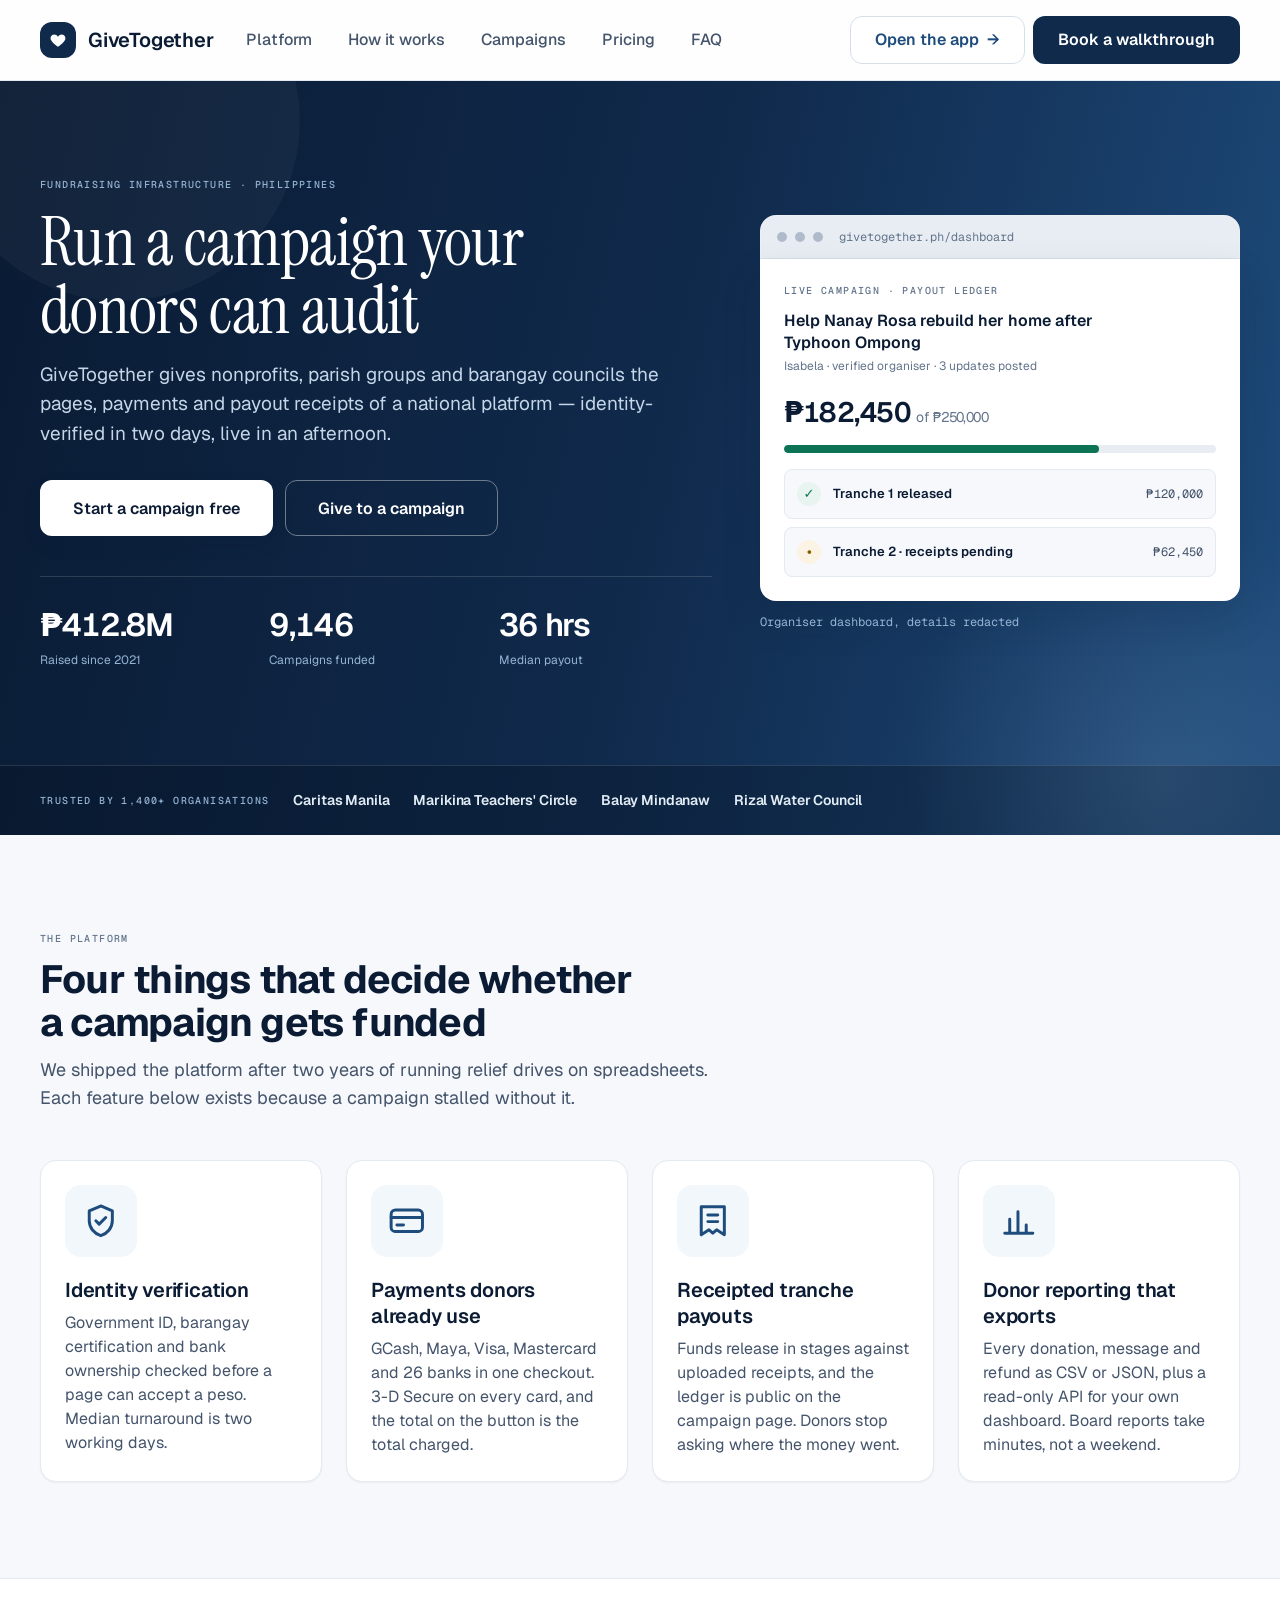
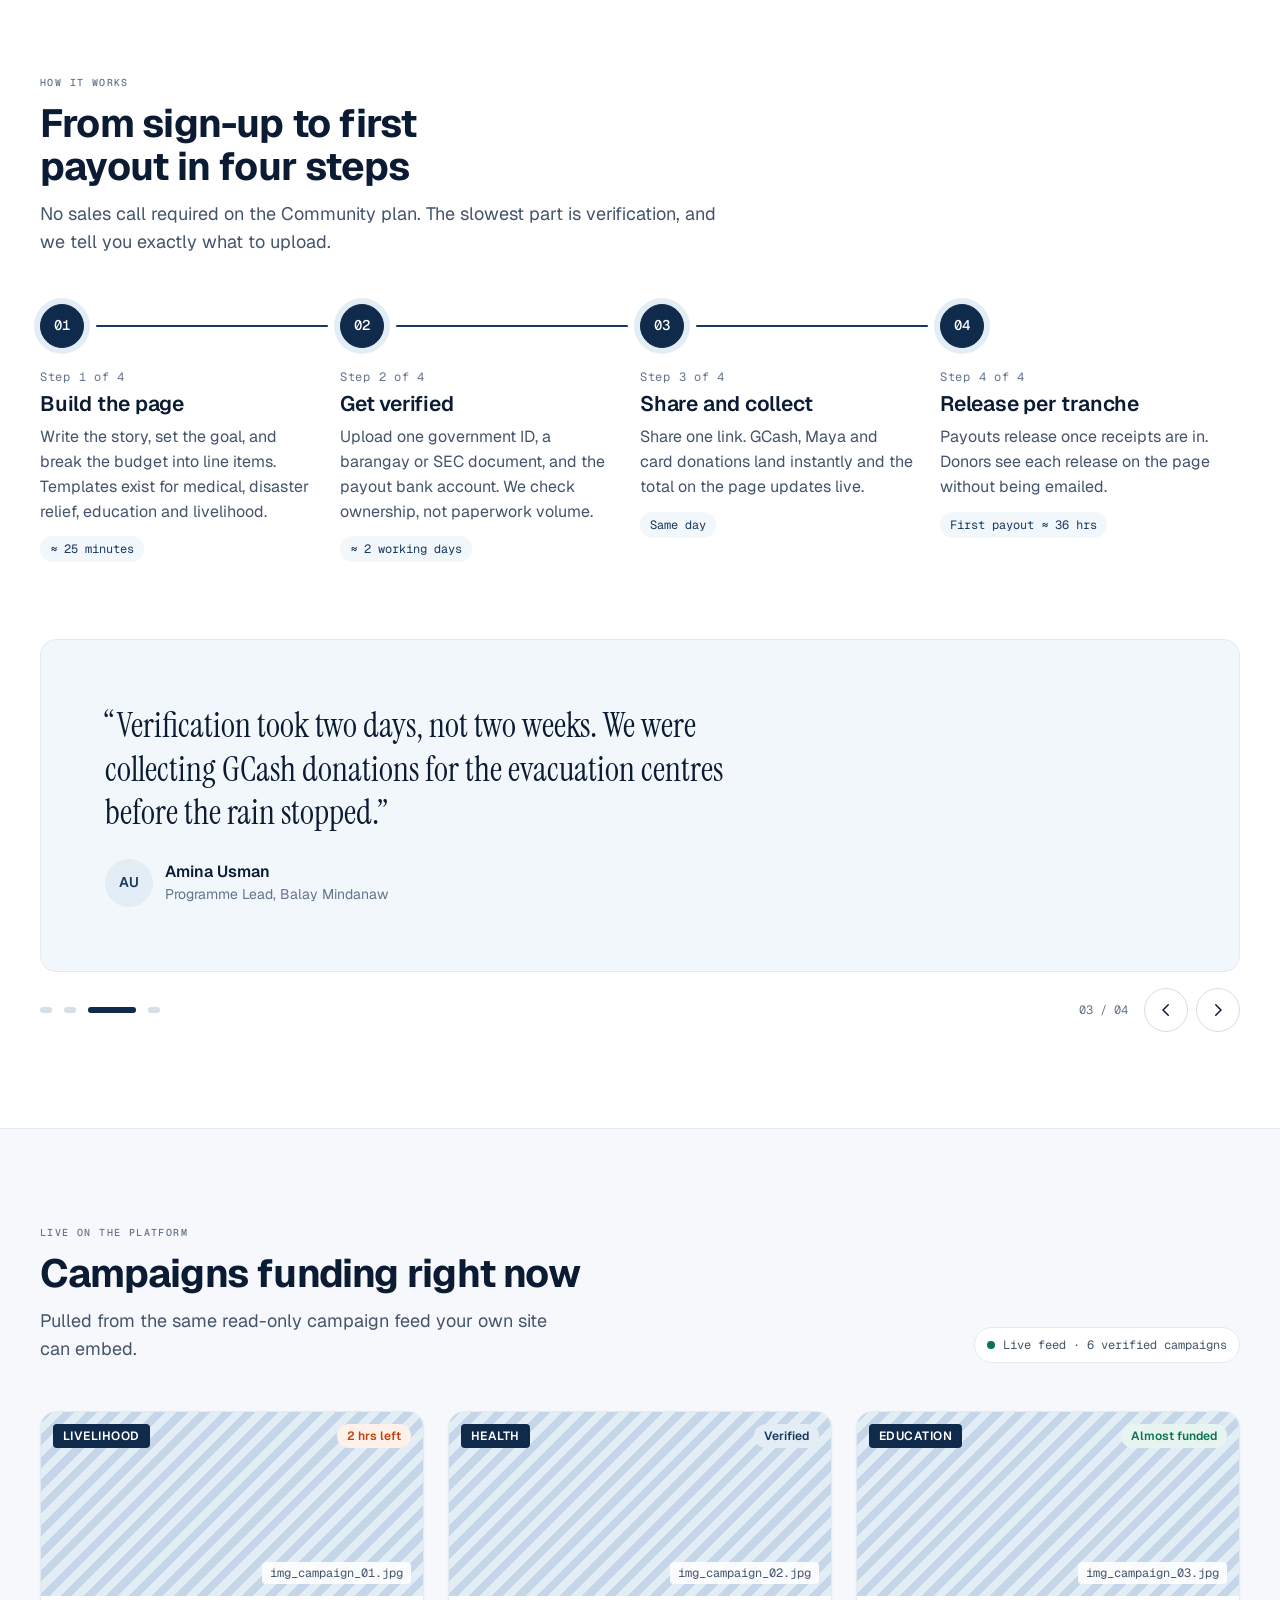
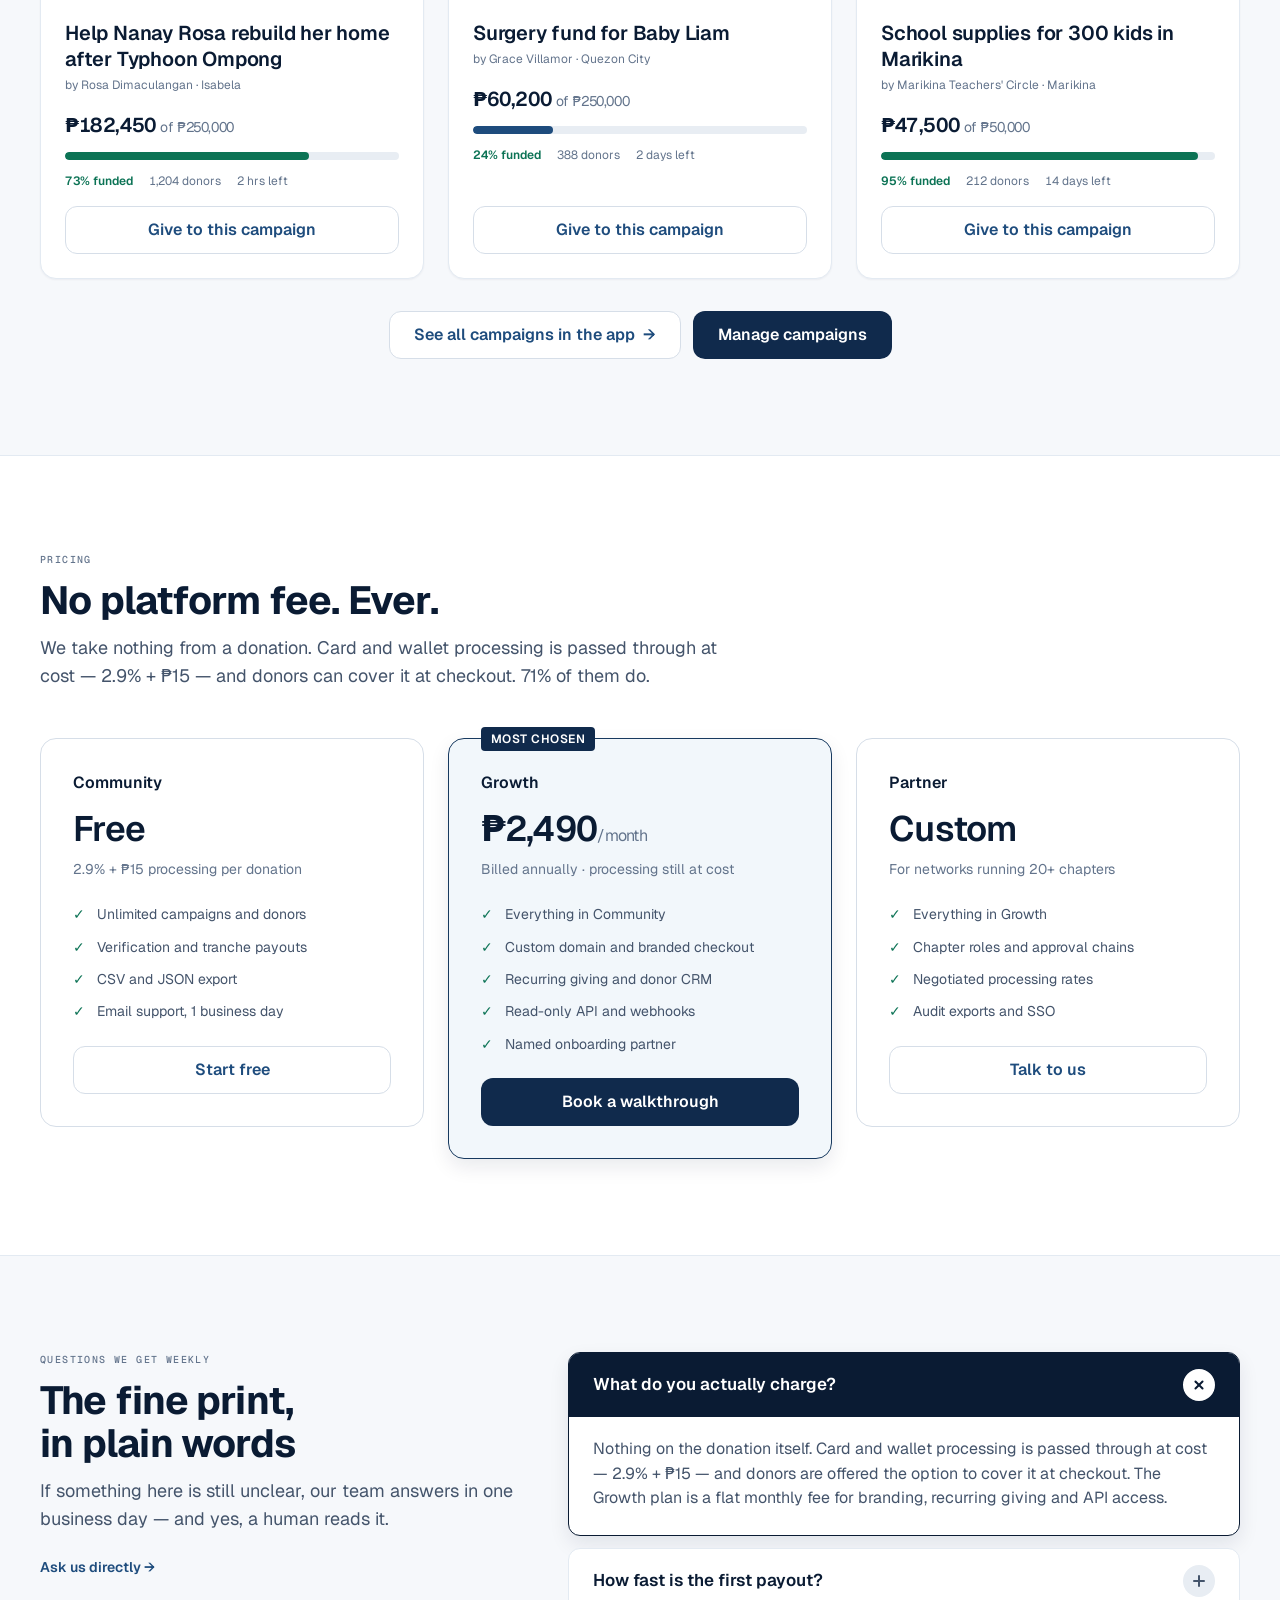
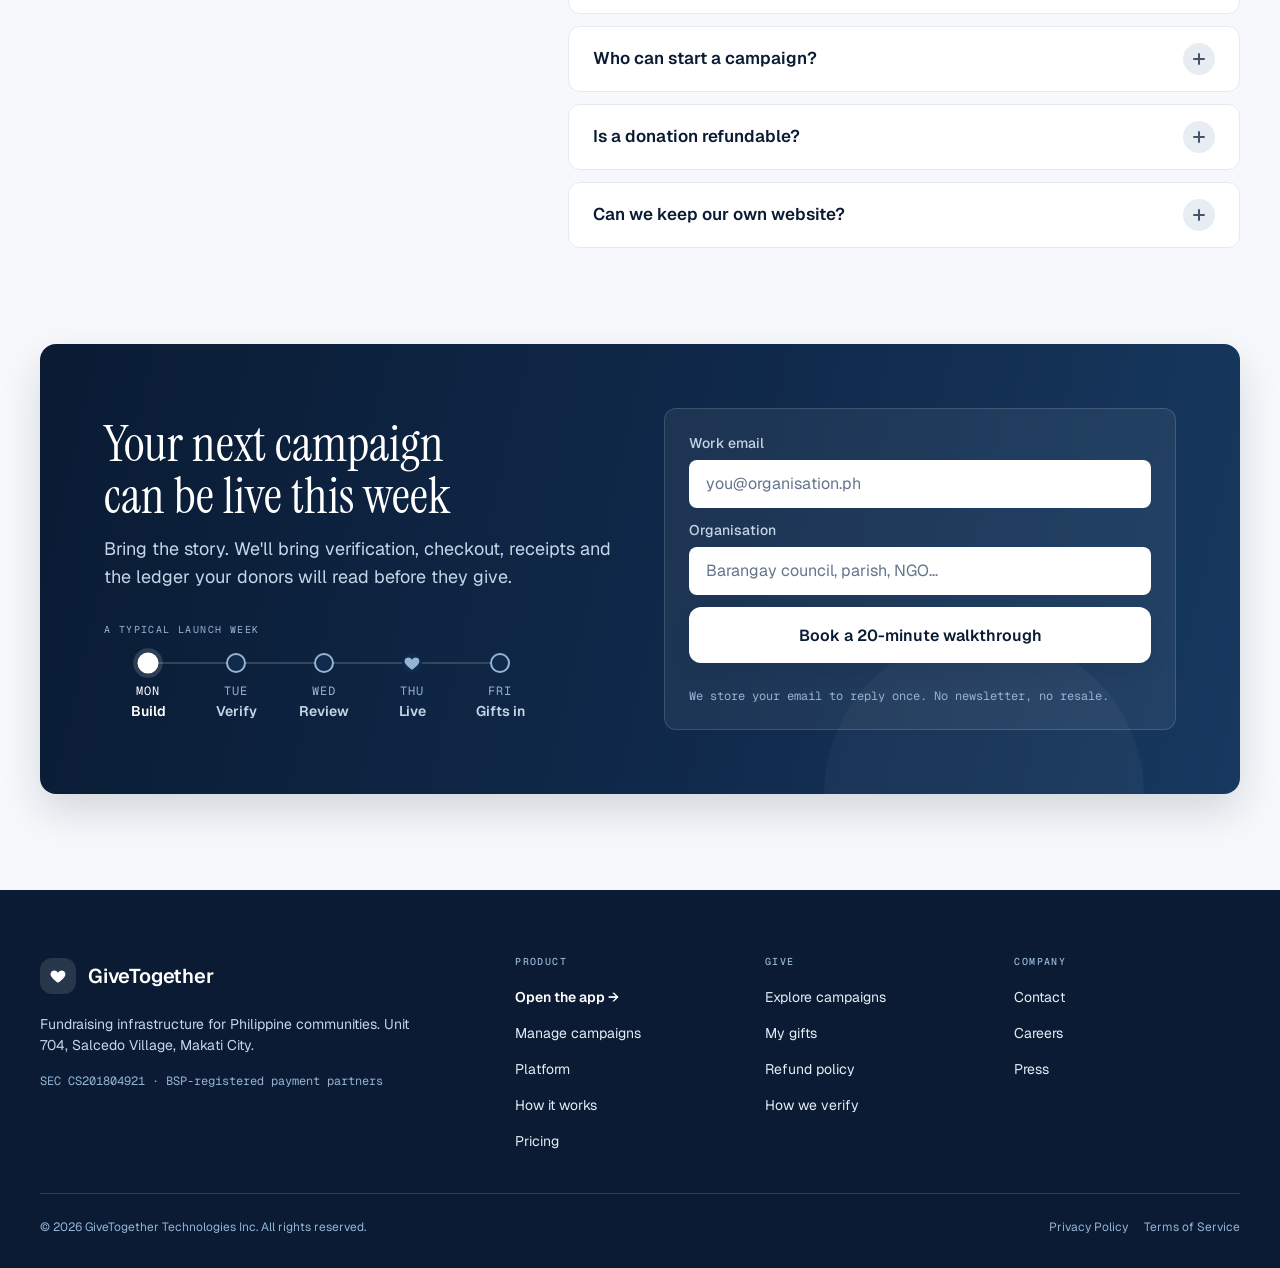
<file: index.html>
<!DOCTYPE html>
<html lang="en-PH">
<head>
  <meta charset="utf-8">
  <meta name="viewport" content="width=device-width, initial-scale=1, viewport-fit=cover">
  <title>GiveTogether — Fundraising software for Philippine nonprofits</title>
  <meta name="description" content="GiveTogether is the fundraising platform Philippine nonprofits and barangay councils use to launch verified campaigns, collect GCash and card donations, and publish receipted payouts in 36 hours.">
  <meta name="robots" content="index,follow">
  <meta name="theme-color" content="#0A1B33">
  <link rel="canonical" href="https://givetogether.onrender.com/">
  <meta property="og:type" content="website">
  <meta property="og:site_name" content="GiveTogether">
  <meta property="og:title" content="GiveTogether — Fundraising software for Philippine nonprofits">
  <meta property="og:description" content="Verified campaigns, GCash and card donations, receipted payouts in 36 hours. No platform fee on the Community plan.">
  <meta property="og:url" content="https://givetogether.onrender.com/">
  <meta property="og:image" content="https://givetogether.onrender.com/assets/img/img_og_01.jpg">
  <meta name="twitter:card" content="summary_large_image">
  <link rel="icon" href="assets/icons/icn_favicon_01.svg" type="image/svg+xml">
  <link rel="manifest" href="manifest.webmanifest">
  <link rel="preconnect" href="https://fonts.googleapis.com">
  <link rel="preconnect" href="https://fonts.gstatic.com" crossorigin>
  <link rel="stylesheet" href="https://fonts.googleapis.com/css2?family=Geist:wght@400;500;600;700&amp;family=Geist+Mono:wght@400;500&amp;family=Instrument+Serif:ital@0;1&amp;display=swap">
  <link rel="stylesheet" href="assets/css/tokens.css?v=20260924d">
  <link rel="stylesheet" href="assets/css/landing.css?v=20260924d">
  <script type="application/ld+json">
  {"@context":"https://schema.org","@type":"SoftwareApplication","name":"GiveTogether","applicationCategory":"BusinessApplication","operatingSystem":"Web, iOS, Android","url":"https://givetogether.onrender.com/","description":"Fundraising software for Philippine nonprofits: verified campaigns, GCash and card donations, receipted payouts in 36 hours.","offers":{"@type":"Offer","price":"0","priceCurrency":"PHP","description":"Community plan — free, 2.9% + PHP 15 per donation"}}
  </script>
</head>
<body class="landing">
  <a class="skip-link" href="#main">Skip to main content</a>

  <header class="site-header" id="top">
    <div class="site-header_inner container">
      <a class="brand" href="index.html" aria-label="GiveTogether home">
        <span class="brand_mark" aria-hidden="true">
          <svg class="brand_icon" viewBox="0 0 24 24"><path fill="currentColor" d="M12 21s-7.5-4.6-9.5-9.3C1.2 8.4 3.3 4.5 7 4.5c2 0 3.6 1.1 5 3 1.4-1.9 3-3 5-3 3.7 0 5.8 3.9 4.5 7.2C19.5 16.4 12 21 12 21z"/></svg>
        </span>
        <span class="brand_name">GiveTogether</span>
      </a>

      <button class="menu-toggle" type="button" aria-expanded="false" aria-controls="site-nav">
        <span class="menu-toggle_bars" aria-hidden="true"></span>
        <span class="menu-toggle_label">Menu</span>
      </button>

      <nav class="site-nav" id="site-nav" aria-label="Primary">
        <ul class="site-nav_list">
          <li><a class="site-nav_list-item" href="#platform">Platform</a></li>
          <li><a class="site-nav_list-item" href="#how">How it works</a></li>
          <li><a class="site-nav_list-item" href="#campaigns">Campaigns</a></li>
          <li><a class="site-nav_list-item" href="#pricing">Pricing</a></li>
          <li><a class="site-nav_list-item" href="#faq">FAQ</a></li>
        </ul>
        <div class="site-nav_actions">
          <a class="btn btn--secondary" href="app.html">Open the app <span aria-hidden="true">→</span></a>
          <a class="btn btn--primary" href="#demo">Book a walkthrough</a>
        </div>
      </nav>
    </div>
  </header>

  <main id="main" tabindex="-1">

    <section class="hero" aria-labelledby="hero-title">
      <div class="hero_inner container">
        <div class="hero_copy">
          <p class="overline overline--inverse">Fundraising infrastructure · Philippines</p>
          <h1 class="hero_title" id="hero-title">Run a campaign your donors can audit</h1>
          <p class="hero_lede">GiveTogether gives nonprofits, parish groups and barangay councils the pages, payments and payout receipts of a national platform — identity-verified in two days, live in an afternoon.</p>
          <div class="hero_actions">
            <a class="btn btn--inverse btn--lg" href="#demo">Start a campaign free</a>
            <a class="btn btn--ghost-inverse btn--lg" href="app.html">Give to a campaign</a>
          </div>
          <dl class="stat-row">
            <div class="stat-row_item"><dt class="stat-row_label">Raised since 2021</dt><dd class="stat-row_value">₱412.8M</dd></div>
            <div class="stat-row_item"><dt class="stat-row_label">Campaigns funded</dt><dd class="stat-row_value">9,146</dd></div>
            <div class="stat-row_item"><dt class="stat-row_label">Median payout</dt><dd class="stat-row_value">36 hrs</dd></div>
          </dl>
        </div>

        <figure class="dashboard js-tilt" aria-label="Organiser dashboard preview">
          <div class="dashboard_toast js-toast" aria-hidden="true"><span class="dashboard_toast-dot"></span><span class="js-toast-text">₱500 · Marites via GCash</span></div>
          <div class="dashboard_bar" aria-hidden="true">
            <span class="dashboard_dot"></span><span class="dashboard_dot"></span><span class="dashboard_dot"></span>
            <span class="dashboard_url">givetogether.ph/dashboard</span>
          </div>
          <div class="dashboard_body">
            <p class="overline">Live campaign · payout ledger</p>
            <p class="dashboard_title">Help Nanay Rosa rebuild her home after Typhoon Ompong</p>
            <p class="dashboard_meta">Isabela · verified organiser · 3 updates posted</p>
            <p class="dashboard_amount"><span class="js-live-amount" data-to="182450">₱182,450</span> <span class="dashboard_goal">of ₱250,000</span></p>
            <div class="progress" role="progressbar" aria-label="73 percent funded" aria-valuenow="73" aria-valuemin="0" aria-valuemax="100"><div class="progress_bar progress_bar--73 js-live-bar"></div></div>
            <ul class="ledger">
              <li class="ledger_item"><span class="ledger_icon ledger_icon--done" aria-hidden="true">✓</span><span class="ledger_label">Tranche 1 released</span><span class="ledger_value">₱120,000</span></li>
              <li class="ledger_item"><span class="ledger_icon ledger_icon--pending" aria-hidden="true">•</span><span class="ledger_label">Tranche 2 · receipts pending</span><span class="ledger_value">₱62,450</span></li>
            </ul>
          </div>
          <figcaption class="dashboard_caption">Organiser dashboard, details redacted</figcaption>
        </figure>
      </div>

      <div class="trust-bar">
        <div class="trust-bar_inner container">
          <p class="overline overline--inverse">Trusted by 1,400+ organisations</p>
          <ul class="trust-bar_list">
            <li class="trust-bar_list-item">Caritas Manila</li>
            <li class="trust-bar_list-item">Marikina Teachers' Circle</li>
            <li class="trust-bar_list-item">Balay Mindanaw</li>
            <li class="trust-bar_list-item">Rizal Water Council</li>
          </ul>
        </div>
      </div>
    </section>

    <section class="section" id="platform" aria-labelledby="platform-title">
      <div class="container">
        <header class="section-head">
          <p class="overline">The platform</p>
          <h2 class="section-head_title" id="platform-title">Four things that decide whether a campaign gets funded</h2>
          <p class="section-head_lede">We shipped the platform after two years of running relief drives on spreadsheets. Each feature below exists because a campaign stalled without it.</p>
        </header>
        <ul class="feature-grid">
          <li class="feature-card">
            <span class="feature-card_icon" aria-hidden="true"><svg viewBox="0 0 24 24"><g fill="none" stroke="currentColor" stroke-width="1.8" stroke-linecap="round" stroke-linejoin="round"><path class="feature-card_stroke" pathLength="100" d="M12 3l7 3v6c0 4.2-2.9 7.6-7 9-4.1-1.4-7-4.8-7-9V6z"/><path class="feature-card_stroke" pathLength="100" d="m9 12 2 2 4-4"/></g></svg></span>
            <h3 class="feature-card_title">Identity verification</h3>
            <p class="feature-card_text">Government ID, barangay certification and bank ownership checked before a page can accept a peso. Median turnaround is two working days.</p>
          </li>
          <li class="feature-card">
            <span class="feature-card_icon" aria-hidden="true"><svg viewBox="0 0 24 24"><g fill="none" stroke="currentColor" stroke-width="1.8" stroke-linecap="round"><rect class="feature-card_stroke" pathLength="100" x="2.5" y="5.5" width="19" height="13" rx="2.5"/><path class="feature-card_stroke" pathLength="100" d="M2.5 10h19M6 14.5h4"/></g></svg></span>
            <h3 class="feature-card_title">Payments donors already use</h3>
            <p class="feature-card_text">GCash, Maya, Visa, Mastercard and 26 banks in one checkout. 3-D Secure on every card, and the total on the button is the total charged.</p>
          </li>
          <li class="feature-card">
            <span class="feature-card_icon" aria-hidden="true"><svg viewBox="0 0 24 24"><g fill="none" stroke="currentColor" stroke-width="1.8" stroke-linecap="round" stroke-linejoin="round"><path class="feature-card_stroke" pathLength="100" d="M5 3.5h14v17l-4.7-3-2.3 2-2.3-2L5 20.5z"/><path class="feature-card_stroke" pathLength="100" d="M9 8.5h6M9 12.5h6"/></g></svg></span>
            <h3 class="feature-card_title">Receipted tranche payouts</h3>
            <p class="feature-card_text">Funds release in stages against uploaded receipts, and the ledger is public on the campaign page. Donors stop asking where the money went.</p>
          </li>
          <li class="feature-card">
            <span class="feature-card_icon" aria-hidden="true"><svg viewBox="0 0 24 24"><g fill="none" stroke="currentColor" stroke-width="1.8" stroke-linecap="round"><path class="feature-card_stroke" pathLength="100" d="M3.5 19.5h17M6.5 19.5V11M11.5 19.5V6.5M16.5 19.5v-5"/></g></svg></span>
            <h3 class="feature-card_title">Donor reporting that exports</h3>
            <p class="feature-card_text">Every donation, message and refund as CSV or JSON, plus a read-only API for your own dashboard. Board reports take minutes, not a weekend.</p>
          </li>
        </ul>
      </div>
    </section>

    <section class="section section--surface" id="how" aria-labelledby="how-title">
      <div class="container">
        <header class="section-head">
          <p class="overline">How it works</p>
          <h2 class="section-head_title" id="how-title">From sign-up to first payout in four steps</h2>
          <p class="section-head_lede">No sales call required on the Community plan. The slowest part is verification, and we tell you exactly what to upload.</p>
        </header>
        <ol class="stepper js-stepper">
          <li class="stepper_step">
            <div class="stepper_rail" aria-hidden="true"><span class="stepper_node">01</span><span class="stepper_line"></span></div>
            <div class="stepper_body">
              <p class="stepper_kicker">Step 1 of 4</p>
              <h3 class="stepper_title">Build the page</h3>
              <p class="stepper_text">Write the story, set the goal, and break the budget into line items. Templates exist for medical, disaster relief, education and livelihood.</p>
              <p class="stepper_time">≈ 25 minutes</p>
            </div>
          </li>
          <li class="stepper_step">
            <div class="stepper_rail" aria-hidden="true"><span class="stepper_node">02</span><span class="stepper_line"></span></div>
            <div class="stepper_body">
              <p class="stepper_kicker">Step 2 of 4</p>
              <h3 class="stepper_title">Get verified</h3>
              <p class="stepper_text">Upload one government ID, a barangay or SEC document, and the payout bank account. We check ownership, not paperwork volume.</p>
              <p class="stepper_time">≈ 2 working days</p>
            </div>
          </li>
          <li class="stepper_step">
            <div class="stepper_rail" aria-hidden="true"><span class="stepper_node">03</span><span class="stepper_line"></span></div>
            <div class="stepper_body">
              <p class="stepper_kicker">Step 3 of 4</p>
              <h3 class="stepper_title">Share and collect</h3>
              <p class="stepper_text">Share one link. GCash, Maya and card donations land instantly and the total on the page updates live.</p>
              <p class="stepper_time">Same day</p>
            </div>
          </li>
          <li class="stepper_step">
            <div class="stepper_rail" aria-hidden="true"><span class="stepper_node">04</span><span class="stepper_line"></span></div>
            <div class="stepper_body">
              <p class="stepper_kicker">Step 4 of 4</p>
              <h3 class="stepper_title">Release per tranche</h3>
              <p class="stepper_text">Payouts release once receipts are in. Donors see each release on the page without being emailed.</p>
              <p class="stepper_time">First payout ≈ 36 hrs</p>
            </div>
          </li>
        </ol>
        <div class="testimonials js-carousel" role="region" aria-roledescription="carousel" aria-label="What organisers say" tabindex="-1">
          <div class="testimonials_viewport">
            <ul class="testimonials_track" aria-live="off">
              <li class="testimonial is-active" role="group" aria-roledescription="slide" aria-label="1 of 4">
                <figure class="testimonial_figure">
                  <blockquote class="testimonial_text">“We raised ₱1.2M for classroom repairs in nine days. The tranche ledger is what convinced our parents' association — they could see the receipts before we asked for more.”</blockquote>
                  <figcaption class="testimonial_author"><span class="avatar" aria-hidden="true">EM</span><span><span class="testimonial_name">Elena Mangahas</span><span class="testimonial_role">Principal, Marikina Teachers' Circle</span></span></figcaption>
                </figure>
              </li>
              <li class="testimonial" role="group" aria-roledescription="slide" aria-label="2 of 4">
                <figure class="testimonial_figure">
                  <blockquote class="testimonial_text">“Our typhoon drive used to live in three group chats and a spreadsheet. Now every parish reads the same ledger, updated the day receipts go up.”</blockquote>
                  <figcaption class="testimonial_author"><span class="avatar" aria-hidden="true">ND</span><span><span class="testimonial_name">Fr. Noel Dizon</span><span class="testimonial_role">Social Action Director, Caritas Manila</span></span></figcaption>
                </figure>
              </li>
              <li class="testimonial" role="group" aria-roledescription="slide" aria-label="3 of 4">
                <figure class="testimonial_figure">
                  <blockquote class="testimonial_text">“Verification took two days, not two weeks. We were collecting GCash donations for the evacuation centres before the rain stopped.”</blockquote>
                  <figcaption class="testimonial_author"><span class="avatar" aria-hidden="true">AU</span><span><span class="testimonial_name">Amina Usman</span><span class="testimonial_role">Programme Lead, Balay Mindanaw</span></span></figcaption>
                </figure>
              </li>
              <li class="testimonial" role="group" aria-roledescription="slide" aria-label="4 of 4">
                <figure class="testimonial_figure">
                  <blockquote class="testimonial_text">“Board reports used to eat a weekend. The CSV export and tranche history turned them into a twenty-minute job.”</blockquote>
                  <figcaption class="testimonial_author"><span class="avatar" aria-hidden="true">RS</span><span><span class="testimonial_name">Rodel Santos</span><span class="testimonial_role">Treasurer, Rizal Water Council</span></span></figcaption>
                </figure>
              </li>
            </ul>
          </div>
          <div class="testimonials_controls">
            <div class="testimonials_dots" role="group" aria-label="Choose testimonial"></div>
            <p class="testimonials_count" aria-hidden="true"><span class="js-slide-now">01</span> / 04</p>
            <div class="testimonials_nav">
              <button class="testimonials_btn js-prev" type="button" aria-label="Previous testimonial"><svg viewBox="0 0 24 24" aria-hidden="true"><path fill="none" stroke="currentColor" stroke-width="2" stroke-linecap="round" stroke-linejoin="round" d="M15 5l-7 7 7 7"/></svg></button>
              <button class="testimonials_btn js-next" type="button" aria-label="Next testimonial"><svg viewBox="0 0 24 24" aria-hidden="true"><path fill="none" stroke="currentColor" stroke-width="2" stroke-linecap="round" stroke-linejoin="round" d="M9 5l7 7-7 7"/></svg></button>
            </div>
          </div>
        </div>
      </div>
    </section>

    <section class="section" id="campaigns" aria-labelledby="campaigns-title">
      <div class="container">
        <header class="section-head section-head--split">
          <div>
            <p class="overline">Live on the platform</p>
            <h2 class="section-head_title" id="campaigns-title">Campaigns funding right now</h2>
            <p class="section-head_lede">Pulled from the same read-only campaign feed your own site can embed.</p>
          </div>
          <p class="feed-badge"><span class="feed-badge_dot" aria-hidden="true"></span><span class="js-feed-status">Loading feed…</span></p>
        </header>
        <ul class="campaign-grid js-campaigns" aria-live="polite">
          <li class="campaign-card campaign-card--skeleton" aria-hidden="true"></li>
          <li class="campaign-card campaign-card--skeleton" aria-hidden="true"></li>
          <li class="campaign-card campaign-card--skeleton" aria-hidden="true"></li>
        </ul>
        <p class="section_more"><a class="btn btn--secondary" href="app.html#/explore">See all campaigns in the app <span aria-hidden="true">→</span></a><a class="btn btn--primary" href="app.html#/manage">Manage campaigns</a></p>
      </div>
    </section>

    <section class="section section--surface" id="pricing" aria-labelledby="pricing-title">
      <div class="container">
        <header class="section-head">
          <p class="overline">Pricing</p>
          <h2 class="section-head_title" id="pricing-title">No platform fee. Ever.</h2>
          <p class="section-head_lede">We take nothing from a donation. Card and wallet processing is passed through at cost — 2.9% + ₱15 — and donors can cover it at checkout. 71% of them do.</p>
        </header>
        <ul class="plan-grid">
          <li class="plan-card">
            <h3 class="plan-card_name">Community</h3>
            <p class="plan-card_price">Free</p>
            <p class="plan-card_note">2.9% + ₱15 processing per donation</p>
            <ul class="plan-card_list">
              <li class="plan-card_list-item">Unlimited campaigns and donors</li>
              <li class="plan-card_list-item">Verification and tranche payouts</li>
              <li class="plan-card_list-item">CSV and JSON export</li>
              <li class="plan-card_list-item">Email support, 1 business day</li>
            </ul>
            <a class="btn btn--secondary btn--block" href="#demo">Start free</a>
          </li>
          <li class="plan-card plan-card--featured">
            <span class="plan-card_badge">Most chosen</span>
            <h3 class="plan-card_name">Growth</h3>
            <p class="plan-card_price">₱2,490<span class="plan-card_per">/month</span></p>
            <p class="plan-card_note">Billed annually · processing still at cost</p>
            <ul class="plan-card_list">
              <li class="plan-card_list-item">Everything in Community</li>
              <li class="plan-card_list-item">Custom domain and branded checkout</li>
              <li class="plan-card_list-item">Recurring giving and donor CRM</li>
              <li class="plan-card_list-item">Read-only API and webhooks</li>
              <li class="plan-card_list-item">Named onboarding partner</li>
            </ul>
            <a class="btn btn--primary btn--block" href="#demo">Book a walkthrough</a>
          </li>
          <li class="plan-card">
            <h3 class="plan-card_name">Partner</h3>
            <p class="plan-card_price">Custom</p>
            <p class="plan-card_note">For networks running 20+ chapters</p>
            <ul class="plan-card_list">
              <li class="plan-card_list-item">Everything in Growth</li>
              <li class="plan-card_list-item">Chapter roles and approval chains</li>
              <li class="plan-card_list-item">Negotiated processing rates</li>
              <li class="plan-card_list-item">Audit exports and SSO</li>
            </ul>
            <a class="btn btn--secondary btn--block" href="#demo">Talk to us</a>
          </li>
        </ul>
      </div>
    </section>

    <section class="section" id="faq" aria-labelledby="faq-title">
      <div class="container faq">
        <header class="section-head faq_head">
          <p class="overline">Questions we get weekly</p>
          <h2 class="section-head_title" id="faq-title">The fine print, in plain words</h2>
          <p class="section-head_lede">If something here is still unclear, our team answers in one business day — and yes, a human reads it.</p>
          <a class="link-arrow" href="#demo">Ask us directly →</a>
        </header>
        <div class="accordion">
          <div class="accordion_item is-open">
            <h3 class="accordion_heading"><button class="accordion_trigger" type="button" aria-expanded="true" aria-controls="faq-1" id="faq-1-btn">What do you actually charge?<span class="accordion_icon" aria-hidden="true"></span></button></h3>
            <div class="accordion_panel accordion_panel--open" id="faq-1" role="region" aria-labelledby="faq-1-btn"><p>Nothing on the donation itself. Card and wallet processing is passed through at cost — 2.9% + ₱15 — and donors are offered the option to cover it at checkout. The Growth plan is a flat monthly fee for branding, recurring giving and API access.</p></div>
          </div>
          <div class="accordion_item">
            <h3 class="accordion_heading"><button class="accordion_trigger" type="button" aria-expanded="false" aria-controls="faq-2" id="faq-2-btn">How fast is the first payout?<span class="accordion_icon" aria-hidden="true"></span></button></h3>
            <div class="accordion_panel" id="faq-2" role="region" aria-labelledby="faq-2-btn"><p>Median 36 hours from the first tranche request, once verification is complete. Tranches release against uploaded receipts, so a campaign that documents as it spends never waits on us.</p></div>
          </div>
          <div class="accordion_item">
            <h3 class="accordion_heading"><button class="accordion_trigger" type="button" aria-expanded="false" aria-controls="faq-3" id="faq-3-btn">Who can start a campaign?<span class="accordion_icon" aria-hidden="true"></span></button></h3>
            <div class="accordion_panel" id="faq-3" role="region" aria-labelledby="faq-3-btn"><p>Any Philippine-based individual, registered nonprofit, parish or barangay council with one government ID, a certification document and a bank account in the same name. We decline campaigns where the beneficiary cannot be reached directly.</p></div>
          </div>
          <div class="accordion_item">
            <h3 class="accordion_heading"><button class="accordion_trigger" type="button" aria-expanded="false" aria-controls="faq-4" id="faq-4-btn">Is a donation refundable?<span class="accordion_icon" aria-hidden="true"></span></button></h3>
            <div class="accordion_panel" id="faq-4" role="region" aria-labelledby="faq-4-btn"><p>Yes, within 24 hours, no questions asked, and at any time if a campaign is found to be misrepresented. Refunds are processed to the original payment method within five banking days.</p></div>
          </div>
          <div class="accordion_item">
            <h3 class="accordion_heading"><button class="accordion_trigger" type="button" aria-expanded="false" aria-controls="faq-5" id="faq-5-btn">Can we keep our own website?<span class="accordion_icon" aria-hidden="true"></span></button></h3>
            <div class="accordion_panel" id="faq-5" role="region" aria-labelledby="faq-5-btn"><p>Yes. Growth and Partner plans embed checkout on your domain and expose a read-only JSON feed of campaigns, totals and donor counts so your existing pages stay the front door.</p></div>
          </div>
        </div>
      </div>
    </section>

    <section class="section section--cta" id="demo" aria-labelledby="demo-title">
      <div class="container">
        <div class="cta-band">
          <div class="cta-band_copy">
            <h2 class="cta-band_title" id="demo-title">Your next campaign can be live this week</h2>
            <p class="cta-band_lede">Bring the story. We'll bring verification, checkout, receipts and the ledger your donors will read before they give.</p>
            <div class="launch js-launch" aria-hidden="true">
              <p class="launch_label">A typical launch week</p>
              <div class="launch_rows">
                <div class="launch_track"><span class="launch_fill"></span></div>
                <ol class="launch_days">
                  <li class="launch_day"><span class="launch_dot"></span><span class="launch_dow">Mon</span><span class="launch_task">Build</span></li>
                  <li class="launch_day"><span class="launch_dot"></span><span class="launch_dow">Tue</span><span class="launch_task">Verify</span></li>
                  <li class="launch_day"><span class="launch_dot"></span><span class="launch_dow">Wed</span><span class="launch_task">Review</span></li>
                  <li class="launch_day launch_day--live"><span class="launch_dot"><svg viewBox="0 0 24 24"><path fill="currentColor" d="M12 21s-7.5-4.6-9.5-9.3C1.2 8.4 3.3 4.5 7 4.5c2 0 3.6 1.1 5 3 1.4-1.9 3-3 5-3 3.7 0 5.8 3.9 4.5 7.2C19.5 16.4 12 21 12 21z"/></svg></span><span class="launch_dow">Thu</span><span class="launch_task">Live</span></li>
                  <li class="launch_day"><span class="launch_dot"></span><span class="launch_dow">Fri</span><span class="launch_task">Gifts in</span></li>
                </ol>
              </div>
            </div>
          </div>
          <form class="cta-form js-demo-form" novalidate>
            <div class="cta-form_field">
              <label class="cta-form_label" for="demo-email">Work email</label>
              <input class="cta-form_input" id="demo-email" name="email" type="email" autocomplete="email" placeholder="you@organisation.ph" maxlength="120" required aria-describedby="demo-status">
            </div>
            <div class="cta-form_field">
              <label class="cta-form_label" for="demo-org">Organisation</label>
              <input class="cta-form_input" id="demo-org" name="org" type="text" autocomplete="organization" placeholder="Barangay council, parish, NGO…" maxlength="120" required aria-describedby="demo-status">
            </div>
            <button class="btn btn--inverse btn--lg btn--block js-submit" type="submit"><span class="btn_label">Book a 20-minute walkthrough</span></button>
            <p class="cta-form_status" id="demo-status" role="status" aria-live="polite"></p>
            <p class="cta-form_legal">We store your email to reply once. No newsletter, no resale.</p>
          </form>
        </div>
      </div>
    </section>
  </main>

  <footer class="site-footer">
    <div class="container">
      <div class="site-footer_grid">
        <div class="site-footer_brand">
          <a class="brand brand--inverse" href="index.html">
            <span class="brand_mark" aria-hidden="true"><svg class="brand_icon" viewBox="0 0 24 24"><path fill="currentColor" d="M12 21s-7.5-4.6-9.5-9.3C1.2 8.4 3.3 4.5 7 4.5c2 0 3.6 1.1 5 3 1.4-1.9 3-3 5-3 3.7 0 5.8 3.9 4.5 7.2C19.5 16.4 12 21 12 21z"/></svg></span>
            <span class="brand_name">GiveTogether</span>
          </a>
          <p class="site-footer_about">Fundraising infrastructure for Philippine communities. Unit 704, Salcedo Village, Makati City.</p>
          <p class="site-footer_reg">SEC CS201804921 · BSP-registered payment partners</p>
        </div>
        <nav class="footer-nav" aria-label="Product">
          <p class="footer-nav_title">Product</p>
          <ul class="footer-nav_list">
            <li><a class="footer-nav_list-item footer-nav_list-item--strong" href="app.html">Open the app →</a></li>
            <li><a class="footer-nav_list-item" href="app.html#/manage">Manage campaigns</a></li>
            <li><a class="footer-nav_list-item" href="#platform">Platform</a></li>
            <li><a class="footer-nav_list-item" href="#how">How it works</a></li>
            <li><a class="footer-nav_list-item" href="#pricing">Pricing</a></li>
          </ul>
        </nav>
        <nav class="footer-nav" aria-label="Give">
          <p class="footer-nav_title">Give</p>
          <ul class="footer-nav_list">
            <li><a class="footer-nav_list-item" href="app.html#/explore">Explore campaigns</a></li>
            <li><a class="footer-nav_list-item" href="app.html#/gifts">My gifts</a></li>
            <li><a class="footer-nav_list-item" href="#faq">Refund policy</a></li>
            <li><a class="footer-nav_list-item" href="#faq">How we verify</a></li>
          </ul>
        </nav>
        <nav class="footer-nav" aria-label="Company">
          <p class="footer-nav_title">Company</p>
          <ul class="footer-nav_list">
            <li><a class="footer-nav_list-item" href="#demo">Contact</a></li>
            <li><a class="footer-nav_list-item" href="mailto:careers@givetogether.ph">Careers</a></li>
            <li><a class="footer-nav_list-item" href="mailto:press@givetogether.ph">Press</a></li>
          </ul>
        </nav>
      </div>
      <div class="site-footer_legal">
        <p>© <span class="js-year">2026</span> GiveTogether Technologies Inc. All rights reserved.</p>
        <ul class="site-footer_legal-list">
          <li><a class="footer-nav_list-item" href="#faq">Privacy Policy</a></li>
          <li><a class="footer-nav_list-item" href="#faq">Terms of Service</a></li>
        </ul>
      </div>
    </div>
  </footer>

  <script src="https://code.jquery.com/jquery-3.7.1.min.js" integrity="sha256-/JqT3SQfawRcv/BIHPThkBvs0OEvtFFmqPF/lYI/Cxo=" crossorigin="anonymous"></script>
  <script src="assets/js/campaign-store.js?v=20260924d" defer></script>
  <script src="assets/js/landing.js?v=20260924d" defer></script>
</body>
</html>
</file>
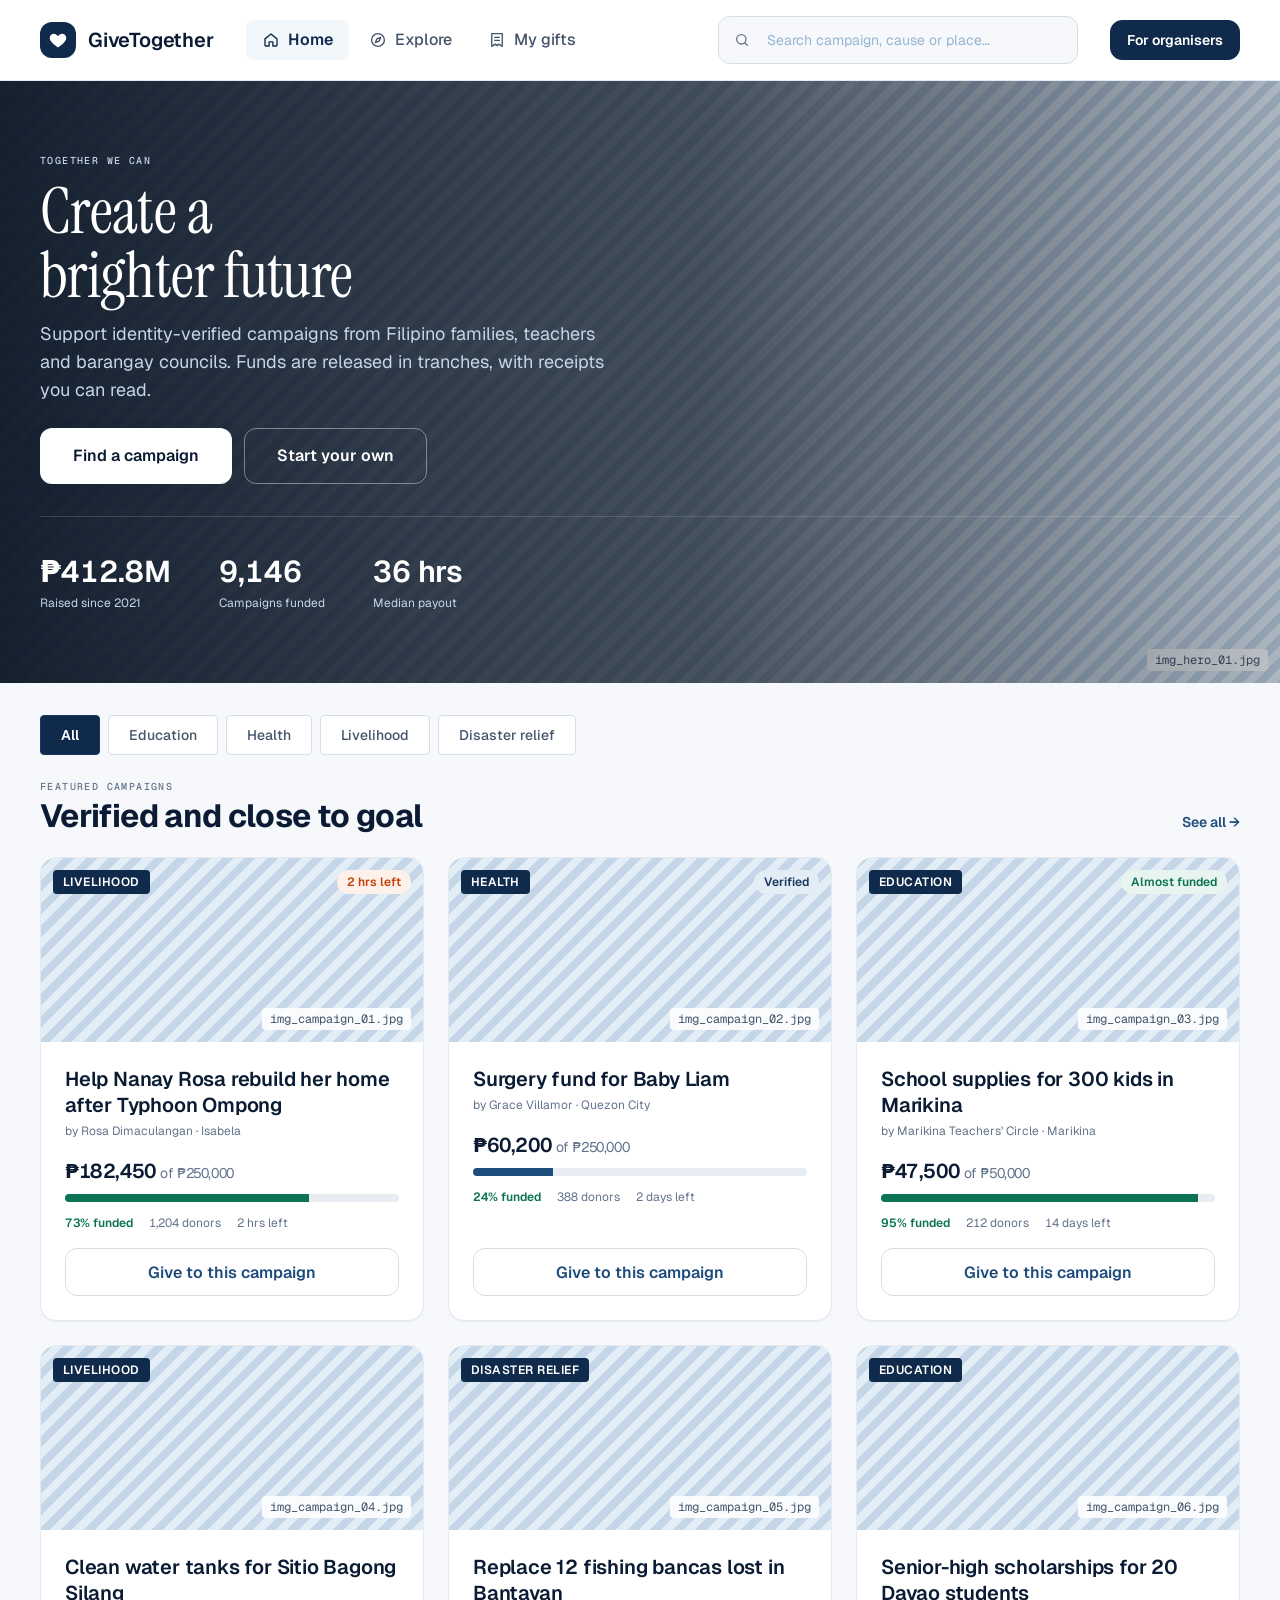
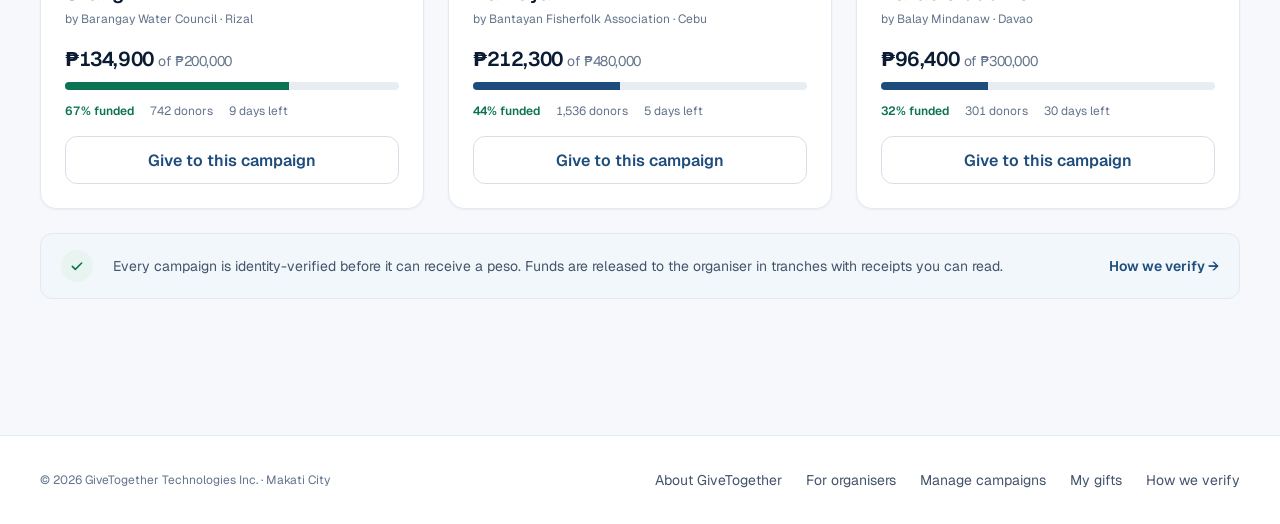
<file: app.html>
<!DOCTYPE html>
<html lang="en-PH">
<head>
  <meta charset="utf-8">
  <meta name="viewport" content="width=device-width, initial-scale=1, viewport-fit=cover">
  <title>GiveTogether app — Give to verified campaigns</title>
  <meta name="description" content="Discover identity-verified fundraising campaigns in the Philippines. Give by card, GCash, Maya or online banking and follow every receipted payout.">
  <meta name="robots" content="index,follow">
  <meta name="theme-color" content="#0A1B33">
  <link rel="canonical" href="https://givetogether.onrender.com/app.html">
  <meta property="og:type" content="website">
  <meta property="og:site_name" content="GiveTogether">
  <meta property="og:title" content="GiveTogether — Give to verified campaigns">
  <meta property="og:description" content="Identity-verified campaigns, receipted tranche payouts, and a checkout that shows the full total before you pay.">
  <meta property="og:image" content="https://givetogether.onrender.com/assets/img/img_og_01.jpg">
  <meta name="twitter:card" content="summary_large_image">
  <link rel="icon" href="assets/icons/icn_favicon_01.svg" type="image/svg+xml">
  <link rel="manifest" href="manifest.webmanifest">
  <link rel="preconnect" href="https://fonts.googleapis.com">
  <link rel="preconnect" href="https://fonts.gstatic.com" crossorigin>
  <link rel="stylesheet" href="https://fonts.googleapis.com/css2?family=Geist:wght@400;500;600;700&amp;family=Geist+Mono:wght@400;500&amp;family=Instrument+Serif:ital@0;1&amp;display=swap">
  <link rel="stylesheet" href="assets/css/tokens.css?v=20260924d">
  <link rel="stylesheet" href="assets/css/main.css?v=20260924d">
  <script type="application/ld+json">
  {"@context":"https://schema.org","@type":"WebApplication","name":"GiveTogether","url":"https://givetogether.onrender.com/","applicationCategory":"FinanceApplication","operatingSystem":"Web","description":"Give to identity-verified fundraising campaigns in the Philippines.","offers":{"@type":"Offer","price":"0","priceCurrency":"PHP"}}
  </script>
</head>
<body class="app">
  <svg class="sprite" aria-hidden="true" focusable="false" xmlns="http://www.w3.org/2000/svg">
    <symbol id="icn_brand_01" viewBox="0 0 24 24"><path fill="currentColor" d="M12 21s-7.5-4.6-9.5-9.3C1.2 8.4 3.3 4.5 7 4.5c2 0 3.6 1.1 5 3 1.4-1.9 3-3 5-3 3.7 0 5.8 3.9 4.5 7.2C19.5 16.4 12 21 12 21z"/></symbol>
    <symbol id="icn_nav_home" viewBox="0 0 24 24"><path fill="none" stroke="currentColor" stroke-width="1.8" stroke-linecap="round" stroke-linejoin="round" d="M4 10.5 12 4l8 6.5V19a1 1 0 0 1-1 1h-4.5v-5.5h-5V20H5a1 1 0 0 1-1-1z"/></symbol>
    <symbol id="icn_nav_explore" viewBox="0 0 24 24"><g fill="none" stroke="currentColor" stroke-width="1.8" stroke-linecap="round" stroke-linejoin="round"><circle cx="12" cy="12" r="8.5"/><path d="m15.5 8.5-2 5-5 2 2-5z"/></g></symbol>
    <symbol id="icn_nav_gifts" viewBox="0 0 24 24"><g fill="none" stroke="currentColor" stroke-width="1.8" stroke-linecap="round" stroke-linejoin="round"><path d="M5 3.5h14v17l-4.7-3-2.3 2-2.3-2L5 20.5z"/><path d="M9 8.5h6M9 12.5h6"/></g></symbol>
    <symbol id="icn_nav_add" viewBox="0 0 24 24"><path fill="none" stroke="currentColor" stroke-width="2" stroke-linecap="round" d="M12 5v14M5 12h14"/></symbol>
    <symbol id="icn_ui_search" viewBox="0 0 24 24"><g fill="none" stroke="currentColor" stroke-width="2" stroke-linecap="round"><circle cx="11" cy="11" r="7"/><path d="m20 20-4-4"/></g></symbol>
    <symbol id="icn_ui_back" viewBox="0 0 24 24"><path fill="none" stroke="currentColor" stroke-width="2" stroke-linecap="round" stroke-linejoin="round" d="M15 5 8 12l7 7"/></symbol>
    <symbol id="icn_ui_check" viewBox="0 0 24 24"><path fill="none" stroke="currentColor" stroke-width="2.4" stroke-linecap="round" stroke-linejoin="round" d="m5 12.5 4.5 4.5L19 7.5"/></symbol>
    <symbol id="icn_ui_shield" viewBox="0 0 24 24"><g fill="none" stroke="currentColor" stroke-width="1.8" stroke-linecap="round" stroke-linejoin="round"><path d="M12 3l7 3v6c0 4.2-2.9 7.6-7 9-4.1-1.4-7-4.8-7-9V6z"/><path d="m9 12 2 2 4-4"/></g></symbol>
    <symbol id="icn_ui_lock" viewBox="0 0 24 24"><g fill="none" stroke="currentColor" stroke-width="1.8" stroke-linecap="round"><rect x="5" y="10.5" width="14" height="10" rx="2"/><path d="M8 10.5V8a4 4 0 0 1 8 0v2.5"/></g></symbol>
    <symbol id="icn_ui_chevron" viewBox="0 0 24 24"><path fill="none" stroke="currentColor" stroke-width="2" stroke-linecap="round" stroke-linejoin="round" d="m6 9 6 6 6-6"/></symbol>
    <symbol id="icn_pay_card" viewBox="0 0 24 24"><g fill="none" stroke="currentColor" stroke-width="1.8" stroke-linecap="round"><rect x="2.5" y="5.5" width="19" height="13" rx="2.5"/><path d="M2.5 10h19M6 14.5h4"/></g></symbol>
    <symbol id="icn_pay_wallet" viewBox="0 0 24 24"><g fill="none" stroke="currentColor" stroke-width="1.8" stroke-linecap="round" stroke-linejoin="round"><path d="M4 7.5h14.5a1.5 1.5 0 0 1 1.5 1.5v9.5a1.5 1.5 0 0 1-1.5 1.5H5.5A1.5 1.5 0 0 1 4 18.5V6a1.5 1.5 0 0 1 1.5-1.5H16"/><circle cx="16" cy="14" r="1.2"/></g></symbol>
    <symbol id="icn_pay_bank" viewBox="0 0 24 24"><g fill="none" stroke="currentColor" stroke-width="1.8" stroke-linecap="round" stroke-linejoin="round"><path d="M3.5 9 12 4l8.5 5zM5 9v8M9.5 9v8M14.5 9v8M19 9v8M3.5 20h17"/></g></symbol>
    <symbol id="icn_share_link" viewBox="0 0 24 24"><g fill="none" stroke="currentColor" stroke-width="1.8" stroke-linecap="round"><path d="M10 14a4 4 0 0 0 5.7 0l3-3a4 4 0 0 0-5.7-5.7l-1 1"/><path d="M14 10a4 4 0 0 0-5.7 0l-3 3a4 4 0 0 0 5.7 5.7l1-1"/></g></symbol>
  </svg>

  <a class="skip-link" href="#view">Skip to main content</a>

  <div class="splash" id="splash" aria-hidden="true">
    <span class="splash_mark"><svg class="icon icon--xl"><use href="#icn_brand_01"/></svg></span>
    <p class="splash_name">GiveTogether</p>
    <p class="splash_tag">Designed to give with purpose</p>
  </div>

  <header class="app-header">
    <div class="app-header_inner">
      <a class="brand" href="index.html" aria-label="GiveTogether — back to the landing page">
        <span class="brand_mark"><svg class="icon"><use href="#icn_brand_01"/></svg></span>
        <span class="brand_name">GiveTogether</span>
      </a>

      <nav class="nav" aria-label="Primary">
        <ul class="nav_list">
          <li><a class="nav_list-item" href="#/" data-nav="home"><svg class="nav_icon"><use href="#icn_nav_home"/></svg><span class="nav_label">Home</span></a></li>
          <li><a class="nav_list-item" href="#/explore" data-nav="explore"><svg class="nav_icon"><use href="#icn_nav_explore"/></svg><span class="nav_label">Explore</span></a></li>
          <li class="nav_fab-slot"><a class="nav_fab" href="#/manage" aria-label="Manage campaigns"><svg class="nav_icon"><use href="#icn_nav_add"/></svg></a></li>
          <li><a class="nav_list-item" href="#/gifts" data-nav="gifts"><svg class="nav_icon"><use href="#icn_nav_gifts"/></svg><span class="nav_label">My gifts</span></a></li>
        </ul>
      </nav>

      <label class="search search--header">
        <span class="visually-hidden">Search campaigns</span>
        <svg class="search_icon"><use href="#icn_ui_search"/></svg>
        <input class="search_input js-search" type="search" placeholder="Search campaign, cause or place…" autocomplete="off" maxlength="80">
      </label>

      <a class="btn btn--secondary btn--sm app-header_start" href="index.html">For organisers</a>
    </div>
  </header>

  <noscript>
    <div class="container noscript">
      <h1 class="h2">GiveTogether needs JavaScript</h1>
      <p>Please enable JavaScript to browse campaigns and give securely.</p>
    </div>
  </noscript>
  <main class="view" id="view" tabindex="-1"></main>

  <footer class="site-footer">
    <div class="container site-footer_inner">
      <p class="site-footer_copy">© 2026 GiveTogether Technologies Inc. · Makati City</p>
      <ul class="site-footer_list">
        <li><a class="site-footer_list-item" href="index.html">About GiveTogether</a></li>
        <li><a class="site-footer_list-item" href="index.html#pricing">For organisers</a></li>
        <li><a class="site-footer_list-item" href="#/manage">Manage campaigns</a></li>
        <li><a class="site-footer_list-item" href="#/gifts">My gifts</a></li>
        <li><a class="site-footer_list-item" href="#/start">How we verify</a></li>
      </ul>
    </div>
  </footer>

  <div class="toast" id="toast" role="status" aria-live="polite"></div>

  <script src="https://code.jquery.com/jquery-3.7.1.min.js" integrity="sha256-/JqT3SQfawRcv/BIHPThkBvs0OEvtFFmqPF/lYI/Cxo=" crossorigin="anonymous"></script>
  <script src="assets/js/campaign-store.js?v=20260924d" defer></script>
  <script src="assets/js/app.js?v=20260924d" defer></script>
</body>
</html>
</file>
<file: assets/css/tokens.css>
/* GiveTogether design tokens — primitives → semantic → dimension. Components never use primitives directly. */
:root {
  /* Primitives */
  --navy-950: #05101F; --navy-900: #0A1B33; --navy-800: #102A4C; --navy-700: #17395F;
  --navy-600: #1E4C7D; --navy-500: #2A639C; --navy-300: #95B4D4; --navy-200: #C4D6E7;
  --navy-100: #E3EDF5; --navy-50: #F2F7FB;
  --slate-900: #1C2839; --slate-700: #44546B; --slate-500: #63748C; --slate-300: #AFBBCB;
  --slate-200: #D6DEE8; --slate-150: #E3EAF2; --slate-100: #E8EDF3; --slate-75: #EFF3F8; --slate-50: #F6F8FB;
  --white: #FFFFFF;
  --green-700: #0C7355; --green-50: #E8F4EF;
  --amber-700: #8A5A00; --amber-50: #FBF3E3;
  --orange-700: #C2410C; --orange-50: #FDF1EA;
  --red-700: #B42318; --red-50: #FDECEA;

  /* Semantic — surfaces */
  --bg-page: var(--slate-50);
  --bg-surface: var(--white);
  --bg-subtle: var(--navy-50);
  --bg-muted: var(--slate-100);
  --bg-inverse: var(--navy-900);
  --bg-inverse-gradient: linear-gradient(168deg, var(--navy-900) 0%, var(--navy-800) 68%, var(--navy-700) 100%);
  --bg-placeholder: repeating-linear-gradient(135deg, var(--navy-200) 0 8px, var(--navy-100) 8px 16px);
  /* Semantic — text */
  --text-strong: var(--navy-900);
  --text-body: var(--slate-700);
  --text-muted: var(--slate-500);
  --text-on-inverse: var(--white);
  --text-on-inverse-muted: var(--navy-200);
  --text-link: var(--navy-600);
  /* Semantic — borders */
  --border-subtle: var(--slate-150);
  --border-default: var(--slate-200);
  --border-strong: var(--slate-300);
  --border-selected: var(--navy-700);
  --focus-ring: 0 0 0 3px rgba(42, 99, 156, 0.35);
  /* Semantic — actions & status */
  --action-primary: var(--navy-800);
  --action-primary-hover: var(--navy-900);
  --status-success: var(--green-700); --status-success-bg: var(--green-50);
  --status-warning: var(--amber-700); --status-warning-bg: var(--amber-50);
  --status-urgent: var(--orange-700); --status-urgent-bg: var(--orange-50);
  --status-error: var(--red-700); --status-error-bg: var(--red-50);
  --progress-track: var(--slate-100);
  --progress-fill: var(--green-700);
  --progress-gift: var(--navy-500);

  /* Spacing — 8pt grid (half-step 4 for optical tweaks only) */
  --space-0-5: 4px; --space-1: 8px; --space-1-5: 12px; --space-2: 16px; --space-2-5: 20px;
  --space-3: 24px; --space-4: 32px; --space-5: 40px; --space-6: 48px; --space-7: 56px;
  --space-8: 64px; --space-9: 72px; --space-10: 80px; --space-12: 96px;
  --gutter: var(--space-2-5);

  /* Radius */
  --radius-xs: 4px; --radius-sm: 8px; --radius-md: 12px; --radius-lg: 16px; --radius-full: 9999px;

  /* Elevation */
  --shadow-1: 0 1px 2px rgba(10, 27, 51, 0.05);
  --shadow-2: 0 8px 20px rgba(10, 27, 51, 0.09);
  --shadow-3: 0 18px 40px rgba(10, 27, 51, 0.14);

  /* Type */
  --font-ui: 'Geist', system-ui, -apple-system, 'Segoe UI', sans-serif;
  --font-display: 'Instrument Serif', Georgia, 'Times New Roman', serif;
  --font-mono: 'Geist Mono', ui-monospace, 'SFMono-Regular', Menlo, monospace;
  --fs-overline: 10px; --fs-caption: 12px; --fs-small: 13px; --fs-body-sm: 14px; --fs-body: 16px;
  --fs-lede: 18px; --fs-h4: 16px; --fs-h3: 20px; --fs-h2: 24px; --fs-h1: 32px;
  --fs-display: 40px; --fs-stat: 20px;
  --lh-tight: 1.1; --lh-snug: 1.3; --lh-body: 1.5;

  /* Layout */
  --container: 1200px;
  --header-h: 56px;
  --nav-h: 72px;
  --rail-w: 80px;
  --control-h: 48px;
  --control-h-lg: 56px;
  --motion: 160ms ease;
}

@media (min-width: 768px) {
  :root {
    --gutter: var(--space-5);
    --header-h: 72px;
    --fs-h1: 36px; --fs-h2: 28px; --fs-display: 48px; --fs-stat: 24px;
  }
}

@media (min-width: 1200px) {
  :root {
    --gutter: var(--space-5);
    --header-h: 80px;
    --fs-h1: 40px; --fs-h2: 32px; --fs-display: 64px; --fs-stat: 30px;
  }
}
</file>
<file: assets/css/landing.css>
/* GiveTogether — landing.css (marketing site). Tokens come from tokens.css. BEM naming. */
*, *::before, *::after { box-sizing: border-box; }
html { -webkit-text-size-adjust: 100%; text-size-adjust: 100%; scroll-behavior: smooth; scroll-padding-top: calc(var(--header-h) + var(--space-2)); }
body { margin: 0; font-family: var(--font-ui); font-size: var(--fs-body); line-height: var(--lh-body); color: var(--text-body); background: var(--bg-page); -webkit-font-smoothing: antialiased; -moz-osx-font-smoothing: grayscale; }
h1, h2, h3, p, ul, ol, dl, dd, figure, blockquote { margin: 0; }
h1, h2, h3, p, dd, blockquote { overflow-wrap: break-word; }
ul, ol { padding: 0; list-style: none; }
img, svg { display: block; max-width: 100%; }
button, input { font: inherit; color: inherit; }
button { cursor: pointer; }
a { color: var(--text-link); text-decoration: none; }
a:hover { color: var(--navy-800); text-decoration: underline; }
:focus-visible { outline: 3px solid var(--navy-500); outline-offset: 2px; border-radius: var(--radius-xs); }
[tabindex="-1"]:focus { outline: none; }
[hidden] { display: none !important; }
@media (prefers-reduced-motion: reduce) { html { scroll-behavior: auto; } *, *::before, *::after { animation-duration: 0.01ms !important; transition-duration: 0.01ms !important; } }

.container { width: 100%; max-width: calc(var(--container) + var(--gutter) * 2); margin: 0 auto; padding: 0 var(--gutter); }
.skip-link { position: absolute; left: -9999px; top: var(--space-1); z-index: 100; padding: var(--space-1-5) var(--space-2); border-radius: var(--radius-sm); background: var(--bg-inverse); color: var(--white); font-weight: 600; }
.skip-link:focus { left: var(--space-2); }
.overline { font-family: var(--font-mono); font-size: var(--fs-overline); font-weight: 500; letter-spacing: 0.14em; text-transform: uppercase; color: var(--text-muted); }
.overline--inverse { color: var(--navy-300); }
.link-arrow { font-size: var(--fs-body-sm); font-weight: 600; }

/* ---------- Buttons ---------- */
.btn { display: inline-flex; align-items: center; justify-content: center; gap: var(--space-1); min-height: var(--control-h); padding: 0 var(--space-3); border: 1px solid transparent; border-radius: var(--radius-md); font-size: var(--fs-body); font-weight: 600; line-height: 1.2; text-align: center; text-decoration: none; white-space: nowrap; transition: background var(--motion), border-color var(--motion), color var(--motion); }
.btn:hover { text-decoration: none; }
.btn--lg { min-height: var(--control-h-lg); padding: 0 var(--space-4); }
.btn--block { display: flex; width: 100%; white-space: normal; padding-top: 10px; padding-bottom: 10px; }
.btn--primary { background: var(--action-primary); color: var(--white); }
.btn--primary:hover { background: var(--action-primary-hover); color: var(--white); }
.btn--secondary { background: var(--bg-surface); border-color: var(--border-default); color: var(--text-link); }
.btn--secondary:hover { background: var(--bg-subtle); border-color: var(--border-strong); color: var(--navy-800); }
.btn--inverse { background: var(--white); color: var(--navy-900); box-shadow: var(--shadow-2); }
.btn--inverse:hover { background: var(--navy-100); color: var(--navy-900); }
.btn--ghost-inverse { background: transparent; border-color: rgba(255, 255, 255, 0.4); color: var(--white); }
.btn--ghost-inverse:hover { background: rgba(255, 255, 255, 0.08); color: var(--white); }

/* ---------- Header ---------- */
.site-header { position: sticky; top: 0; z-index: 50; background: rgba(255, 255, 255, 0.96); border-bottom: 1px solid var(--border-subtle); transition: box-shadow var(--motion); }
@supports (backdrop-filter: blur(12px)) { .site-header { background: rgba(255, 255, 255, 0.86); backdrop-filter: blur(12px); -webkit-backdrop-filter: blur(12px); } }
.site-header--scrolled { box-shadow: var(--shadow-2); }
.site-header_inner { display: flex; align-items: center; gap: var(--space-2); min-height: var(--header-h); }
.brand { display: flex; align-items: center; gap: var(--space-1-5); min-height: 44px; color: var(--text-strong); text-decoration: none; }
.brand:hover { color: var(--text-strong); text-decoration: none; }
.brand_mark { display: flex; align-items: center; justify-content: center; width: 36px; height: 36px; border-radius: var(--radius-md); background: var(--action-primary); color: var(--white); }
.brand_icon { width: 18px; height: 18px; }
.brand_name { font-size: var(--fs-h3); font-weight: 600; letter-spacing: -0.01em; }
.brand--inverse { color: var(--white); }
.brand--inverse:hover { color: var(--white); }
.brand--inverse .brand_mark { background: rgba(255, 255, 255, 0.12); }

.menu-toggle { display: inline-flex; align-items: center; gap: var(--space-1); min-height: 44px; margin-left: auto; padding: 0 var(--space-1-5); border: 1px solid var(--border-default); border-radius: var(--radius-md); background: var(--bg-surface); color: var(--text-strong); font-size: var(--fs-body-sm); font-weight: 600; }
.menu-toggle_bars { position: relative; width: 16px; height: 2px; background: currentColor; border-radius: 2px; }
.menu-toggle_bars::before, .menu-toggle_bars::after { content: ""; position: absolute; left: 0; width: 16px; height: 2px; background: currentColor; border-radius: 2px; transition: transform var(--motion); }
.menu-toggle_bars::before { top: -5px; }
.menu-toggle_bars::after { top: 5px; }
.menu-toggle[aria-expanded="true"] .menu-toggle_bars { background: transparent; }
.menu-toggle[aria-expanded="true"] .menu-toggle_bars::before { transform: translateY(5px) rotate(45deg); }
.menu-toggle[aria-expanded="true"] .menu-toggle_bars::after { transform: translateY(-5px) rotate(-45deg); }

.site-nav { display: none; position: absolute; top: 100%; left: 0; right: 0; padding: var(--space-2) var(--gutter) var(--space-3); background: var(--bg-surface); border-bottom: 1px solid var(--border-subtle); box-shadow: var(--shadow-2); }
.site-nav--open { display: block; animation: navIn 240ms cubic-bezier(.22,.61,.36,1) both; }
@keyframes navIn { from { opacity: 0; transform: translateY(-8px); } }
.site-nav_list { display: grid; gap: var(--space-0-5); }
.site-nav_list-item { display: flex; align-items: center; min-height: var(--control-h); padding: 0 var(--space-2); border-radius: var(--radius-sm); color: var(--text-body); font-size: var(--fs-body); font-weight: 500; }
.site-nav_list-item:hover, .site-nav_list-item--active { background: var(--bg-subtle); color: var(--navy-800); text-decoration: none; }
.site-nav_actions { display: grid; gap: var(--space-1); margin-top: var(--space-2); padding-top: var(--space-2); border-top: 1px solid var(--border-subtle); }

@media (min-width: 1024px) {
  .menu-toggle { display: none; }
  .site-nav { display: flex; position: static; flex: 1; align-items: center; gap: var(--space-3); padding: 0; background: none; border: 0; box-shadow: none; }
  .site-nav_list { display: flex; gap: var(--space-0-5); }
  .site-nav_list-item { min-height: 40px; padding: 0 var(--space-1-5); }
  .site-nav_actions { display: flex; margin: 0 0 0 auto; padding: 0; border: 0; }
}
@media (min-width: 1024px) and (max-width: 1199px) { .site-nav { gap: var(--space-2); } .site-nav_list-item { font-size: 15px; padding: 0 10px; } .site-nav_actions .btn--secondary { display: none; } }
@media (min-width: 1200px) { .site-nav_list-item { padding: 0 var(--space-2); } }

/* ---------- Hero ---------- */
.hero { position: relative; overflow: hidden; background: linear-gradient(103deg, var(--navy-900) 0%, var(--navy-800) 52%, var(--navy-600) 100%); color: var(--white); }
.hero::before { content: ""; position: absolute; top: -140px; left: -60px; width: 360px; height: 360px; border-radius: var(--radius-full); background: rgba(255, 255, 255, 0.035); pointer-events: none; }
.hero_inner { position: relative; display: grid; gap: var(--space-6); padding-top: var(--space-7); padding-bottom: var(--space-7); }
.hero_copy .overline { margin-bottom: var(--space-2); }
.hero_title { font-family: var(--font-display); font-size: clamp(38px, 4.2vw + 20px, 68px); font-weight: 400; line-height: 1; letter-spacing: -0.01em; color: var(--white); text-wrap: balance; }
.hero_lede { max-width: 56ch; margin-top: var(--space-2); font-size: clamp(16px, 0.35vw + 14.8px, 19px); line-height: 1.55; color: var(--navy-200); text-wrap: pretty; }
.hero_actions { display: grid; gap: var(--space-1-5); margin-top: var(--space-4); }
.stat-row { display: grid; grid-template-columns: repeat(3, minmax(0, 1fr)); gap: var(--space-2); margin-top: var(--space-5); padding-top: var(--space-3); border-top: 1px solid rgba(255, 255, 255, 0.14); }
.stat-row_item { display: flex; flex-direction: column-reverse; gap: var(--space-0-5); }
.stat-row_label { font-size: var(--fs-caption); line-height: 1.3; color: var(--navy-300); }
.stat-row_value { font-size: clamp(18px, 1.8vw + 11px, 32px); font-weight: 600; letter-spacing: -0.02em; color: var(--white); font-variant-numeric: tabular-nums; }
@media (min-width: 560px) { .hero_actions { display: flex; flex-wrap: wrap; } }
@media (min-width: 768px) {
  .hero_inner { padding-top: var(--space-10); padding-bottom: var(--space-10); }
}
@media (min-width: 1024px) { .hero_inner { grid-template-columns: minmax(0, 7fr) minmax(0, 5fr); align-items: center; gap: var(--space-6); padding-top: var(--space-12); padding-bottom: var(--space-12); } }

.dashboard { min-width: 0; }
.dashboard_bar { display: flex; align-items: center; gap: var(--space-1); padding: var(--space-1-5) var(--space-2); border-radius: var(--radius-lg) var(--radius-lg) 0 0; background: var(--slate-100); border: 1px solid rgba(255, 255, 255, 0.16); border-bottom-color: var(--border-default); }
.dashboard_dot { width: 10px; height: 10px; border-radius: var(--radius-full); background: var(--slate-300); }
.dashboard_url { margin-left: var(--space-1); overflow: hidden; text-overflow: ellipsis; white-space: nowrap; font-family: var(--font-mono); font-size: var(--fs-caption); color: var(--text-muted); }
.dashboard_body { padding: var(--space-3); border-radius: 0 0 var(--radius-lg) var(--radius-lg); background: var(--bg-surface); box-shadow: var(--shadow-3); color: var(--text-body); }
.dashboard_body .overline { margin-bottom: var(--space-1-5); }
.dashboard_title { font-size: var(--fs-body); font-weight: 600; line-height: 1.35; color: var(--text-strong); text-wrap: pretty; }
.dashboard_meta { margin-top: var(--space-0-5); font-size: var(--fs-caption); color: var(--text-muted); }
.dashboard_amount { margin: var(--space-2) 0 var(--space-1-5); font-size: var(--fs-h2); font-weight: 600; letter-spacing: -0.02em; color: var(--text-strong); font-variant-numeric: tabular-nums; }
.dashboard_goal { font-size: var(--fs-body-sm); font-weight: 400; color: var(--text-muted); }
.dashboard_caption { margin-top: var(--space-1-5); font-family: var(--font-mono); font-size: var(--fs-caption); color: var(--navy-300); }
.progress { display: flex; height: 8px; border-radius: var(--radius-full); background: var(--progress-track); overflow: hidden; }
.progress_bar { height: 100%; background: var(--progress-fill); border-radius: var(--radius-full); }
.progress_bar--low { background: var(--navy-600); }
.progress_bar--73 { width: 73%; }
.ledger { display: grid; gap: var(--space-1); margin-top: var(--space-2); }
.ledger_item { display: flex; align-items: center; gap: var(--space-1-5); padding: var(--space-1-5); border: 1px solid var(--border-subtle); border-radius: var(--radius-sm); background: var(--slate-50); }
.ledger_icon { flex: none; display: flex; align-items: center; justify-content: center; width: 24px; height: 24px; border-radius: var(--radius-full); font-size: var(--fs-small); font-weight: 700; }
.ledger_icon--done { background: var(--status-success-bg); color: var(--status-success); }
.ledger_icon--pending { background: var(--status-warning-bg); color: var(--status-warning); }
.ledger_label { flex: 1; min-width: 0; font-size: var(--fs-small); font-weight: 600; color: var(--text-strong); }
.ledger_value { flex: none; font-family: var(--font-mono); font-size: var(--fs-caption); color: var(--text-body); }

.trust-bar { position: relative; border-top: 1px solid rgba(255, 255, 255, 0.12); background: rgba(5, 16, 31, 0.32); }
.trust-bar_inner { display: flex; flex-wrap: wrap; align-items: center; gap: var(--space-1-5) var(--space-3); padding-top: var(--space-3); padding-bottom: var(--space-3); }
.trust-bar_list { display: flex; flex-wrap: wrap; gap: var(--space-1) var(--space-3); }
.trust-bar_list-item { font-size: var(--fs-body-sm); font-weight: 600; letter-spacing: -0.01em; color: var(--navy-100); }

/* ---------- Sections ---------- */
.section { padding: var(--space-8) 0; }
.section--surface { background: var(--bg-surface); border-top: 1px solid var(--border-subtle); border-bottom: 1px solid var(--border-subtle); }
.section-head { max-width: 62ch; margin-bottom: var(--space-5); }
.section-head--split { display: flex; flex-wrap: wrap; align-items: flex-end; justify-content: space-between; gap: var(--space-3); max-width: none; }
.section-head--split > div { max-width: 52ch; }
.section-head_title { margin-top: var(--space-1-5); font-size: clamp(26px, 1.5vw + 20px, 40px); font-weight: 700; line-height: 1.1; letter-spacing: -0.02em; color: var(--text-strong); text-wrap: balance; }
.section-head_lede { margin-top: var(--space-1-5); font-size: clamp(16px, 0.3vw + 15px, 18px); line-height: 1.55; color: var(--text-body); text-wrap: pretty; }
.section_more { display: flex; flex-wrap: wrap; justify-content: center; gap: var(--space-1-5); margin-top: var(--space-4); }
@media (min-width: 768px) { .section { padding: var(--space-12) 0; } .section-head { margin-bottom: var(--space-6); } }

.feature-grid, .plan-grid, .campaign-grid { display: grid; grid-template-columns: minmax(0, 1fr); gap: var(--space-3); }
@media (min-width: 640px) { .feature-grid { grid-template-columns: repeat(2, minmax(0, 1fr)); } .campaign-grid { grid-template-columns: repeat(2, minmax(0, 1fr)); } }
@media (min-width: 900px) { .plan-grid { grid-template-columns: repeat(3, minmax(0, 1fr)); } .campaign-grid { grid-template-columns: repeat(3, minmax(0, 1fr)); } }
@media (min-width: 1024px) { .feature-grid { grid-template-columns: repeat(4, minmax(0, 1fr)); } }

.feature-card { min-width: 0; padding: clamp(20px, 2vw, 24px); border: 1px solid var(--border-subtle); border-radius: var(--radius-lg); background: var(--bg-surface); box-shadow: var(--shadow-1); transition: box-shadow 240ms ease, transform 240ms ease; }
.feature-card:hover { box-shadow: var(--shadow-2); transform: translateY(-3px); }
.feature-card_icon { position: relative; display: flex; align-items: center; justify-content: center; width: clamp(60px, 2vw + 48px, 72px); height: clamp(60px, 2vw + 48px, 72px); margin-bottom: var(--space-2-5); border-radius: var(--radius-lg); background: var(--bg-subtle); color: var(--navy-600); transition: background 320ms ease, color 320ms ease, transform 320ms cubic-bezier(.34,1.56,.64,1); }
.feature-card_icon svg { width: 55%; height: 55%; overflow: visible; }
.feature-card_stroke { stroke-dasharray: 100; stroke-dashoffset: 0; }
.js .feature-card_stroke { stroke-dashoffset: 100; }
.js .feature-card.is-drawn .feature-card_stroke { stroke-dashoffset: 0; transition: stroke-dashoffset 1100ms cubic-bezier(.65,0,.35,1) var(--draw-delay, 150ms); }
.feature-card:nth-child(2) { --draw-delay: 270ms; }
.feature-card:nth-child(3) { --draw-delay: 390ms; }
.feature-card:nth-child(4) { --draw-delay: 510ms; }
.js .feature-card.is-drawn.is-tapped .feature-card_stroke { animation: iconDrawTap 900ms cubic-bezier(.65,0,.35,1) both; }
@keyframes iconDrawTap { from { stroke-dashoffset: 100; } to { stroke-dashoffset: 0; } }
.feature-card { cursor: pointer; -webkit-tap-highlight-color: transparent; }
.feature-card:hover .feature-card_icon, .feature-card.is-tapped .feature-card_icon { background: var(--action-primary); color: var(--white); transform: translateY(-4px) rotate(-4deg); }
.feature-card:hover .feature-card_icon svg, .feature-card.is-tapped .feature-card_icon svg { animation: iconBob 1.6s ease-in-out infinite; }
@keyframes iconBob { 0%, 100% { transform: translateY(0); } 50% { transform: translateY(-3px); } }
.feature-card_title { font-size: clamp(18px, 0.4vw + 15.5px, 20px); font-weight: 600; line-height: 1.3; letter-spacing: -0.01em; color: var(--text-strong); }
.feature-card_text { margin-top: var(--space-1); font-size: clamp(15px, 0.15vw + 14.5px, 16px); line-height: 1.5; color: var(--text-body); text-wrap: pretty; }


/* ---------- Campaign cards ---------- */
.feed-badge { display: inline-flex; align-items: center; gap: var(--space-1); padding: var(--space-1) var(--space-1-5); border: 1px solid var(--border-subtle); border-radius: var(--radius-full); background: var(--bg-surface); font-family: var(--font-mono); font-size: var(--fs-caption); color: var(--text-body); }
.feed-badge_dot { width: 8px; height: 8px; border-radius: var(--radius-full); background: var(--status-success); }
.campaign-card { position: relative; display: flex; flex-direction: column; overflow: hidden; border: 1px solid var(--border-subtle); border-radius: var(--radius-lg); background: var(--bg-surface); box-shadow: var(--shadow-1); transition: box-shadow var(--motion); }
.campaign-card:hover { box-shadow: var(--shadow-2); }
.campaign-card--skeleton { min-height: 400px; background: linear-gradient(90deg, var(--slate-100) 0%, var(--slate-50) 50%, var(--slate-100) 100%); background-size: 200% 100%; animation: shimmer 1.4s ease infinite; }
@keyframes shimmer { to { background-position: -200% 0; } }
.campaign-card_media { position: relative; height: 184px; background: var(--bg-placeholder); }
.campaign-card_badges { position: absolute; top: var(--space-1-5); left: var(--space-1-5); right: var(--space-1-5); display: flex; justify-content: space-between; gap: var(--space-1); }
.campaign-card_file { position: absolute; right: var(--space-1-5); bottom: var(--space-1-5); padding: 2px var(--space-1); border-radius: var(--radius-xs); background: rgba(255, 255, 255, 0.88); font-family: var(--font-mono); font-size: var(--fs-caption); color: var(--text-body); }
.campaign-card_body { display: flex; flex-direction: column; flex: 1; padding: var(--space-3); }
.campaign-card_title { font-size: var(--fs-h3); font-weight: 600; line-height: 1.3; letter-spacing: -0.01em; color: var(--text-strong); text-wrap: pretty; }
.campaign-card_title a { color: inherit; }
.campaign-card_title a::after { content: ""; position: absolute; inset: 0; }
.campaign-card_by { margin-top: var(--space-0-5); font-size: var(--fs-caption); color: var(--text-muted); }
.campaign-card_amount { margin: var(--space-2) 0 var(--space-1-5); font-size: var(--fs-h3); font-weight: 600; letter-spacing: -0.02em; color: var(--text-strong); font-variant-numeric: tabular-nums; }
.campaign-card_goal { font-size: var(--fs-body-sm); font-weight: 400; color: var(--text-muted); }
.campaign-card_meta { display: flex; flex-wrap: wrap; gap: var(--space-0-5) var(--space-2); margin: var(--space-1-5) 0 var(--space-2); font-size: var(--fs-caption); color: var(--text-muted); font-variant-numeric: tabular-nums; }
.campaign-card_pct { font-weight: 600; color: var(--status-success); }
.campaign-card_cta { position: relative; z-index: 1; margin-top: auto; }
.badge { display: inline-flex; align-items: center; height: 24px; padding: 0 10px; border-radius: var(--radius-full); font-size: var(--fs-caption); font-weight: 600; white-space: nowrap; }
.badge--category { border-radius: var(--radius-xs); background: var(--action-primary); color: var(--white); letter-spacing: 0.04em; text-transform: uppercase; }
.badge--urgent { background: var(--status-urgent-bg); color: var(--status-urgent); }
.badge--success { background: var(--status-success-bg); color: var(--status-success); }
.badge--info { background: var(--navy-100); color: var(--navy-700); }
.feed-error { grid-column: 1 / -1; padding: var(--space-5); border: 1px dashed var(--border-default); border-radius: var(--radius-lg); background: var(--bg-surface); text-align: center; }

/* ---------- Pricing ---------- */
.plan-grid { align-items: start; }
.plan-card { position: relative; display: flex; flex-direction: column; padding: var(--space-4) var(--space-3); border: 1px solid var(--border-default); border-radius: var(--radius-lg); background: var(--bg-surface); }
.plan-card--featured { border: 1.5px solid var(--border-selected); background: var(--bg-subtle); box-shadow: var(--shadow-2); }
.plan-card_badge { position: absolute; top: -12px; left: var(--space-3); display: inline-flex; align-items: center; height: 24px; padding: 0 10px; border-radius: var(--radius-xs); background: var(--action-primary); color: var(--white); font-size: var(--fs-caption); font-weight: 600; letter-spacing: 0.04em; text-transform: uppercase; }
.plan-card_name { font-size: var(--fs-body); font-weight: 600; color: var(--text-strong); }
.plan-card_price { margin-top: var(--space-1); font-size: clamp(30px, 0.8vw + 25px, 38px); font-weight: 600; letter-spacing: -0.02em; color: var(--text-strong); font-variant-numeric: tabular-nums; }
.plan-card_per { font-size: var(--fs-body); font-weight: 400; color: var(--text-muted); }
.plan-card_note { margin-top: var(--space-0-5); font-size: var(--fs-body-sm); color: var(--text-muted); }
.plan-card_list { display: grid; gap: var(--space-1-5); margin: var(--space-3) 0; }
.plan-card_list-item { position: relative; padding-left: var(--space-3); font-size: var(--fs-body-sm); line-height: 1.45; color: var(--text-body); }
.plan-card_list-item::before { content: "✓"; position: absolute; left: 0; top: 0; font-weight: 700; color: var(--status-success); }
@media (min-width: 900px) { .plan-card { padding: var(--space-4); } .plan-card_badge { left: var(--space-4); } }

/* ---------- FAQ ---------- */
.faq { display: grid; gap: var(--space-5); }
.faq_head { margin-bottom: 0; }
.faq_head .link-arrow { display: inline-block; margin-top: var(--space-3); }
@media (min-width: 900px) { .faq { grid-template-columns: minmax(0, 5fr) minmax(0, 7fr); gap: var(--space-6); align-items: start; } .faq_head { position: sticky; top: calc(var(--header-h) + var(--space-3)); } }
.accordion { display: grid; gap: var(--space-1-5); }
.accordion_item { border: 1px solid var(--border-subtle); border-radius: var(--radius-md); background: var(--bg-surface); overflow: hidden; }
.accordion_heading { font-size: inherit; font-weight: inherit; }
.accordion_trigger { display: flex; align-items: center; gap: var(--space-2); width: 100%; min-height: 64px; padding: var(--space-2) clamp(16px, 2vw, 24px); border: 0; background: none; text-align: left; font-size: clamp(15px, 0.2vw + 14.5px, 17px); transition: background 200ms ease; font-weight: 600; color: var(--text-strong); }
.accordion_trigger:hover { background: var(--slate-50); }
.accordion_icon { position: relative; flex: none; width: 32px; height: 32px; margin-left: auto; border-radius: var(--radius-full); background: var(--slate-100); transition: background var(--motion), transform var(--motion); }
.accordion_icon::before, .accordion_icon::after { content: ""; position: absolute; top: 50%; left: 50%; width: 12px; height: 2px; margin: -1px 0 0 -6px; border-radius: 2px; background: var(--slate-700); }
.accordion_icon::after { transform: rotate(90deg); }
.accordion_trigger[aria-expanded="true"] .accordion_icon { background: var(--white); transform: rotate(45deg); }
.accordion_trigger[aria-expanded="true"] .accordion_icon::before, .accordion_trigger[aria-expanded="true"] .accordion_icon::after { background: var(--navy-900); }
.accordion_panel { padding: 0 clamp(16px, 2vw, 24px) var(--space-3); }
.accordion_panel p { padding-top: var(--space-2-5); }
.js .accordion_panel { display: none; }
.js .accordion_panel--open { display: block; }
.accordion_panel p { opacity: 0.4; transform: translateY(-6px); transition: opacity 320ms ease, transform 320ms ease; }
.accordion_item.is-open .accordion_panel p, html:not(.js) .accordion_panel p { opacity: 1; transform: none; }
.accordion_item { transition: border-color 240ms ease, box-shadow 240ms ease; }
.accordion_item { transition: background 320ms ease, border-color 320ms ease, box-shadow 320ms ease !important; }
.accordion_item.is-open { border-color: var(--navy-900); box-shadow: var(--shadow-2); }
.accordion_item.is-open .accordion_trigger { background: var(--navy-900); color: var(--white); }
.accordion_item.is-open .accordion_trigger:hover { background: var(--navy-800); }
.accordion_item.is-open .accordion_trigger:focus-visible { outline-color: var(--navy-300); outline-offset: -3px; }
.accordion_trigger { transition: background 200ms ease, color 320ms ease !important; }
.accordion_icon { transition: background 240ms ease, transform 320ms cubic-bezier(.22,.61,.36,1) !important; }
.accordion_panel p { max-width: 64ch; font-size: var(--fs-body); line-height: 1.55; color: var(--text-body); text-wrap: pretty; }

/* ---------- CTA ---------- */
.section--cta { padding-top: 0; }
.cta-band { position: relative; display: grid; gap: var(--space-4); padding: clamp(20px, 5vw, 64px); overflow: hidden; border-radius: var(--radius-lg); background: linear-gradient(103deg, var(--navy-900) 0%, var(--navy-800) 58%, var(--navy-700) 100%); box-shadow: var(--shadow-3); color: var(--white); }
.cta-band::after { content: ""; position: absolute; right: 8%; bottom: -160px; width: 320px; height: 320px; border-radius: var(--radius-full); background: rgba(255, 255, 255, 0.035); pointer-events: none; }
.cta-band_copy, .cta-form { position: relative; z-index: 1; }
.cta-band_title { font-family: var(--font-display); font-size: clamp(30px, 2.4vw + 22px, 50px); font-weight: 400; line-height: 1.05; color: var(--white); text-wrap: balance; }
.cta-band_lede { max-width: 52ch; margin-top: var(--space-1-5); font-size: clamp(16px, 0.3vw + 15px, 18px); line-height: 1.55; color: var(--navy-200); text-wrap: pretty; }
.cta-band_alt { margin-top: var(--space-3); font-size: var(--fs-body-sm); color: var(--navy-200); }
.cta-band_link { font-weight: 600; color: var(--white); text-decoration: underline; text-underline-offset: 3px; }
.cta-band_link:hover { color: var(--navy-100); }
.cta-form { display: grid; gap: var(--space-1-5); padding: clamp(16px, 3vw, 24px); border: 1px solid rgba(255, 255, 255, 0.14); border-radius: var(--radius-md); background: rgba(255, 255, 255, 0.06); }
.cta-form_label { display: block; margin-bottom: 6px; font-size: var(--fs-body-sm); font-weight: 500; color: var(--navy-200); }
.cta-form_input { width: 100%; min-height: var(--control-h); padding: 0 var(--space-2); border: 1px solid rgba(255, 255, 255, 0.24); border-radius: var(--radius-sm); background: var(--white); color: var(--navy-900); font-size: var(--fs-body); }
.cta-form_input::placeholder { color: var(--slate-500); }
.cta-form_input:focus { outline: none; box-shadow: 0 0 0 3px rgba(149, 180, 212, 0.6); }
.cta-form_input[aria-invalid="true"] { border-color: #FFB4A8; box-shadow: 0 0 0 3px rgba(255, 180, 168, 0.4); }
.cta-form_status { min-height: 0; font-size: var(--fs-small); font-weight: 500; line-height: 1.45; color: var(--navy-100); }
.cta-form_status--error { color: #FFC9B0; }
.cta-form_legal { font-family: var(--font-mono); font-size: var(--fs-caption); line-height: 1.5; color: var(--navy-300); }
@media (min-width: 900px) { .cta-band { grid-template-columns: minmax(0, 1fr) minmax(0, 1fr); align-items: center; gap: var(--space-6); } }

/* ---------- Footer ---------- */
.site-footer { padding: var(--space-8) 0 var(--space-4); background: var(--bg-inverse); color: var(--navy-200); }
.site-footer_grid { display: grid; grid-template-columns: repeat(2, minmax(0, 1fr)); gap: var(--space-5) var(--space-3); padding-bottom: var(--space-5); border-bottom: 1px solid rgba(255, 255, 255, 0.14); }
.site-footer_brand { grid-column: 1 / -1; max-width: 36ch; }
.site-footer_about { margin-top: var(--space-2); font-size: var(--fs-body-sm); line-height: 1.5; }
.site-footer_reg { margin-top: var(--space-2); font-family: var(--font-mono); font-size: var(--fs-caption); color: var(--navy-300); }
.footer-nav_title { margin-bottom: var(--space-2); font-family: var(--font-mono); font-size: var(--fs-overline); font-weight: 500; letter-spacing: 0.14em; text-transform: uppercase; color: var(--navy-300); }
.footer-nav_list { display: grid; gap: var(--space-1-5); }
.footer-nav_list-item { font-size: var(--fs-body-sm); color: var(--navy-100); }
.footer-nav_list-item:hover { color: var(--white); }
.footer-nav_list-item--strong { font-weight: 600; color: var(--white); }
.site-footer_legal { display: flex; flex-wrap: wrap; align-items: center; justify-content: space-between; gap: var(--space-2); padding-top: var(--space-3); font-size: var(--fs-caption); color: var(--navy-300); }
.site-footer_legal-list { display: flex; flex-wrap: wrap; gap: var(--space-2); }
.site-footer_legal-list .footer-nav_list-item { font-size: var(--fs-caption); color: var(--navy-300); }
@media (min-width: 900px) { .site-footer_grid { grid-template-columns: minmax(0, 2fr) repeat(3, minmax(0, 1fr)); } .site-footer_brand { grid-column: auto; } }

/* ---------- Motion system ---------- */
@keyframes rise { from { opacity: 0; transform: translateY(18px); } }
@keyframes grow { from { transform: scaleX(0); } }
@keyframes drift { from { transform: translate3d(0, 0, 0); } to { transform: translate3d(-60px, -40px, 0); } }
@keyframes pulse { 0% { box-shadow: 0 0 0 0 rgba(12, 115, 85, 0.45); } 100% { box-shadow: 0 0 0 10px rgba(12, 115, 85, 0); } }
@keyframes ring { 0% { transform: scale(1); opacity: 0.5; } 100% { transform: scale(1.7); opacity: 0; } }
@keyframes bump { 0% { color: var(--status-success); transform: translateY(-2px); } 100% { color: var(--text-strong); transform: none; } }
@keyframes beat { 0%, 100% { transform: scale(1); } 20% { transform: scale(1.25); } 40% { transform: scale(0.95); } 60% { transform: scale(1.12); } }
@keyframes spin { to { transform: rotate(360deg); } }
@keyframes pop { from { transform: scale(0.4); opacity: 0; } }
@keyframes dotfill { from { width: 0; } to { width: 100%; } }
.js .reveal { opacity: 0; transform: translateY(20px); transition: opacity 640ms cubic-bezier(.22,.61,.36,1), transform 640ms cubic-bezier(.22,.61,.36,1); }
.js .reveal.is-visible { opacity: 1; transform: none; }

/* ---------- Hero motion ---------- */
.hero::after { content: ""; position: absolute; right: -160px; bottom: -220px; width: 560px; height: 560px; border-radius: var(--radius-full); background: radial-gradient(circle, rgba(149, 180, 212, 0.16) 0%, rgba(149, 180, 212, 0) 65%); animation: drift 16s ease-in-out infinite alternate; pointer-events: none; }
.hero_inner { z-index: 1; }
.hero_copy > * { animation: rise 720ms cubic-bezier(.22,.61,.36,1) backwards; }
.hero_copy > :nth-child(2) { animation-delay: 80ms; }
.hero_copy > :nth-child(3) { animation-delay: 160ms; }
.hero_copy > :nth-child(4) { animation-delay: 240ms; }
.hero_copy > :nth-child(5) { animation-delay: 320ms; }
.hero_actions .btn { transition: background var(--motion), border-color var(--motion), color var(--motion), transform 200ms ease; }
.hero_actions .btn:hover { transform: translateY(-2px); }
.dashboard { position: relative; animation: rise 900ms 220ms cubic-bezier(.22,.61,.36,1) backwards; transform: perspective(1200px) rotateX(var(--rx, 0deg)) rotateY(var(--ry, 0deg)); transition: transform 500ms cubic-bezier(.22,.61,.36,1); }
.dashboard .progress_bar { transform-origin: left center; animation: grow 1400ms 600ms cubic-bezier(.22,.61,.36,1) backwards; transition: width 900ms cubic-bezier(.22,.61,.36,1); }
.dashboard .ledger_item { animation: rise 600ms cubic-bezier(.22,.61,.36,1) backwards; transition: background 200ms ease, border-color 200ms ease, transform 200ms ease; }
.dashboard .ledger_item:nth-child(1) { animation-delay: 800ms; }
.dashboard .ledger_item:nth-child(2) { animation-delay: 950ms; }
.dashboard .ledger_item:hover { background: var(--bg-surface); border-color: var(--border-default); transform: translateX(3px); }
.js-live-amount { display: inline-block; }
.js-live-amount.is-bump { animation: bump 900ms ease; }
.dashboard_toast { position: absolute; z-index: 2; top: 52px; right: var(--space-1-5); display: flex; align-items: center; gap: var(--space-1); max-width: calc(100% - 24px); padding: var(--space-1) var(--space-1-5); border-radius: var(--radius-full); background: var(--white); box-shadow: var(--shadow-3); font-size: var(--fs-small); font-weight: 600; color: var(--text-strong); white-space: nowrap; opacity: 0; transform: translateY(-8px) scale(0.96); transition: opacity 360ms ease, transform 360ms cubic-bezier(.22,.61,.36,1); pointer-events: none; }
.dashboard_toast.is-in { opacity: 1; transform: none; }
.dashboard_toast-dot { flex: none; width: 8px; height: 8px; border-radius: var(--radius-full); background: var(--status-success); animation: pulse 1.6s ease-out infinite; }
.dashboard_toast span:last-child { overflow: hidden; text-overflow: ellipsis; }
@media (min-width: 1024px) { .dashboard_toast { right: -20px; } }
.dashboard_amount { font-size: clamp(22px, 1vw + 17px, 28px); }

/* ---------- How it works: stepper ---------- */
.stepper { display: grid; }
.stepper_step { display: grid; grid-template-columns: 44px minmax(0, 1fr); column-gap: var(--space-2); }
.stepper_rail { display: flex; flex-direction: column; align-items: center; }
.stepper_node { position: relative; flex: none; display: flex; align-items: center; justify-content: center; width: 44px; height: 44px; border: 1.5px solid var(--slate-300); border-radius: var(--radius-full); background: var(--bg-surface); color: var(--text-muted); font-family: var(--font-mono); font-size: 14px; font-weight: 500; transition: background 420ms ease, border-color 420ms ease, color 420ms ease, box-shadow 420ms ease, transform 260ms ease; }
.stepper_node::after { content: ""; position: absolute; inset: -1.5px; border-radius: inherit; border: 1.5px solid var(--navy-500); opacity: 0; pointer-events: none; }
.stepper_line { position: relative; flex: 1; width: 2px; min-height: 24px; margin: var(--space-1) 0; border-radius: 2px; background: var(--border-default); overflow: hidden; }
.stepper_line::after { content: ""; position: absolute; inset: 0; background: var(--navy-700); transform: scaleY(0); transform-origin: top; transition: transform 640ms cubic-bezier(.22,.61,.36,1); }
.stepper_step:last-child .stepper_line { display: none; }
.stepper_body { min-width: 0; padding: 8px 0 var(--space-5); }
.stepper_step:last-child .stepper_body { padding-bottom: 0; }
.stepper_kicker { font-family: var(--font-mono); font-size: var(--fs-caption); letter-spacing: 0.06em; color: var(--text-muted); }
.stepper_title { margin-top: var(--space-0-5); font-size: clamp(18px, 0.5vw + 15px, 21px); font-weight: 600; line-height: 1.3; letter-spacing: -0.01em; color: var(--text-strong); text-wrap: balance; }
.stepper_text { margin-top: var(--space-1); font-size: clamp(15px, 0.15vw + 14.4px, 16px); line-height: 1.55; color: var(--text-body); text-wrap: pretty; }
.stepper_time { display: inline-flex; max-width: 100%; white-space: nowrap; overflow-wrap: normal; margin-top: var(--space-1-5); padding: 4px 10px; border-radius: var(--radius-full); background: var(--bg-subtle); font-family: var(--font-mono); font-size: var(--fs-caption); color: var(--navy-700); }
.stepper_step:hover .stepper_node { transform: translateY(-2px); }
.stepper.is-visible .stepper_node, html:not(.js) .stepper_node { border-color: var(--action-primary); background: var(--action-primary); color: var(--white); box-shadow: 0 0 0 6px var(--navy-100); }
.stepper.is-visible .stepper_line::after, html:not(.js) .stepper_line::after { transform: none; }
.stepper.is-visible .stepper_step:last-child .stepper_node::after { animation: ring 2.4s 2.4s ease-out infinite; }
.stepper_step:nth-child(2) .stepper_node { transition-delay: 500ms; }
.stepper_step:nth-child(3) .stepper_node { transition-delay: 1000ms; }
.stepper_step:nth-child(4) .stepper_node { transition-delay: 1500ms; }
.stepper_step:nth-child(1) .stepper_line::after { transition-delay: 200ms; }
.stepper_step:nth-child(2) .stepper_line::after { transition-delay: 700ms; }
.stepper_step:nth-child(3) .stepper_line::after { transition-delay: 1200ms; }
@media (min-width: 768px) {
  .stepper { grid-template-columns: repeat(4, minmax(0, 1fr)); }
  .stepper_step { display: block; }
  .stepper_rail { flex-direction: row; }
  .stepper_line { width: auto; height: 2px; min-height: 0; margin: 0 var(--space-1-5); }
  .stepper_line::after { transform: scaleX(0); transform-origin: left; }
  .stepper_body { padding: var(--space-2-5) clamp(12px, 2vw, 32px) 0 0; }
}

/* ---------- Testimonials carousel ---------- */
.testimonials { margin-top: clamp(48px, 6vw, 80px); outline: none; }
.testimonials_viewport { overflow: hidden; border: 1px solid var(--border-subtle); border-radius: var(--radius-lg); background: var(--bg-subtle); touch-action: pan-y; user-select: none; -webkit-user-select: none; }
.testimonials_track { display: flex; transition: transform 700ms cubic-bezier(.22,.61,.36,1); will-change: transform; }
.testimonial { flex: 0 0 100%; min-width: 0; padding: clamp(24px, 5vw, 64px); opacity: 0.2; transition: opacity 700ms ease; }
.testimonial.is-active { opacity: 1; }
.testimonial_text { max-width: 42ch; font-family: var(--font-display); font-size: clamp(21px, 1.6vw + 15px, 34px); line-height: 1.28; color: var(--navy-900); text-wrap: pretty; }
.avatar { flex: none; display: flex; align-items: center; justify-content: center; width: var(--control-h); height: var(--control-h); border-radius: var(--radius-full); background: var(--navy-100); color: var(--navy-700); font-size: var(--fs-body-sm); font-weight: 600; }
.testimonial_author { display: flex; align-items: center; gap: var(--space-1-5); margin-top: var(--space-3); }
.testimonial_name { display: block; font-weight: 600; color: var(--text-strong); }
.testimonial_role { display: block; font-size: var(--fs-body-sm); color: var(--text-muted); }
.testimonials_controls { display: flex; align-items: center; gap: var(--space-2); margin-top: var(--space-2); }
.testimonials_dots { display: flex; align-items: center; gap: var(--space-1-5); }
.testimonials_dot { position: relative; width: 12px; height: 44px; padding: 0; border: 0; background: none; transition: width 400ms cubic-bezier(.22,.61,.36,1); }
.testimonials_dot::before, .testimonials_dot-fill { content: ""; position: absolute; left: 0; top: 50%; height: 4px; margin-top: -2px; border-radius: var(--radius-full); }
.testimonials_dot::before { right: 0; background: var(--slate-200); transition: background 200ms ease; }
.testimonials_dot:hover::before { background: var(--slate-300); }
.testimonials_dot-fill { width: 0; background: var(--action-primary); }
.testimonials_dot.is-active { width: 48px; }
.testimonials_dot::before { height: 6px; margin-top: -3px; }
.testimonials_dot-fill { height: 6px; margin-top: -3px; }
.testimonials_dot.is-active .testimonials_dot-fill { animation: dotfill var(--dur, 6500ms) linear forwards; }
.testimonials.is-paused .testimonials_dot-fill, .testimonials.no-autoplay .testimonials_dot-fill { animation-play-state: paused; }
.testimonials.no-autoplay .testimonials_dot.is-active .testimonials_dot-fill { animation: none; width: 100%; }
.testimonials_count { flex: none; white-space: nowrap; overflow-wrap: normal; margin-left: auto; font-family: var(--font-mono); font-size: var(--fs-caption); color: var(--text-muted); font-variant-numeric: tabular-nums; }
.testimonials_nav { display: flex; gap: var(--space-1); }
.testimonials_btn { display: flex; align-items: center; justify-content: center; width: 44px; height: 44px; padding: 0; border: 1px solid var(--border-default); border-radius: var(--radius-full); background: var(--bg-surface); color: var(--text-strong); transition: background 200ms ease, border-color 200ms ease, transform 200ms ease; }
.testimonials_btn:hover { background: var(--bg-subtle); border-color: var(--border-strong); }
.testimonials_btn:active { transform: scale(0.94); }
.testimonials_btn svg { width: 18px; height: 18px; }

/* ---------- CTA launch week ---------- */
.launch { margin-top: var(--space-4); max-width: 440px; }
.launch_label { margin-bottom: var(--space-2); font-family: var(--font-mono); font-size: var(--fs-overline); letter-spacing: 0.14em; text-transform: uppercase; color: var(--navy-300); }
.launch_rows { position: relative; }
.launch_track { position: absolute; top: 9px; left: 10%; right: 10%; height: 2px; border-radius: 2px; background: rgba(255, 255, 255, 0.16); }
.launch_fill { display: block; width: calc(var(--p, 0) * 100%); height: 100%; border-radius: 2px; background: var(--white); transition: width 700ms cubic-bezier(.22,.61,.36,1); }
.launch_days { position: relative; display: grid; grid-template-columns: repeat(5, minmax(0, 1fr)); }
.launch_day { display: flex; flex-direction: column; align-items: center; gap: 2px; min-width: 0; text-align: center; }
.launch_dot { display: flex; align-items: center; justify-content: center; width: 20px; height: 20px; margin-bottom: var(--space-1); border: 2px solid var(--navy-300); border-radius: var(--radius-full); background: var(--navy-800); color: var(--navy-300); transition: background 400ms ease, border-color 400ms ease, box-shadow 400ms ease, color 400ms ease, transform 400ms ease; }
.launch_day--live .launch_dot { border: 0; background: var(--navy-800); }
.launch_dot svg { width: 18px; height: 18px; }
.launch_dow { font-family: var(--font-mono); font-size: clamp(10px, 0.2vw + 9.4px, 12px); letter-spacing: 0.1em; text-transform: uppercase; color: var(--navy-300); transition: color 400ms ease; }
.launch_task { max-width: 100%; font-size: clamp(12px, 0.25vw + 11px, 14px); font-weight: 600; line-height: 1.25; color: var(--navy-200); transition: color 400ms ease; }
.launch_day.is-on .launch_dot { border-color: var(--white); background: var(--white); box-shadow: 0 0 0 4px rgba(255, 255, 255, 0.14); transform: scale(1.05); }
.launch_day--live.is-on .launch_dot { background: transparent; box-shadow: none; color: var(--white); animation: beat 1.4s ease-in-out infinite; }
.launch_day.is-on .launch_dow, .launch_day.is-on .launch_task { color: var(--white); }
html:not(.js) .launch_dot { border-color: var(--white); }

/* ---------- Form feedback ---------- */
.btn.is-loading { pointer-events: none; opacity: 0.85; }
.btn.is-loading::before { content: ""; flex: none; width: 16px; height: 16px; border: 2px solid currentColor; border-right-color: transparent; border-radius: var(--radius-full); animation: spin 700ms linear infinite; }
.cta-form_input { transition: box-shadow 200ms ease, border-color 200ms ease; }
.cta-form_status--ok { display: flex; align-items: flex-start; gap: var(--space-1); }
.cta-form_status--ok::before { content: "✓"; flex: none; display: flex; align-items: center; justify-content: center; width: 20px; height: 20px; border-radius: var(--radius-full); background: var(--status-success); color: var(--white); font-size: 12px; font-weight: 700; animation: pop 420ms cubic-bezier(.34,1.56,.64,1) both; }
</file>
<file: assets/css/main.css>
/* ==========================================================================
   GiveTogether — main.css  (BEM: block_element--modifier)
   Mobile first · md ≥ 768px (rail) · lg ≥ 1200px (top nav)
   ========================================================================== */

/* ---------- Reset ---------- */
*, *::before, *::after { box-sizing: border-box; }
html { -webkit-text-size-adjust: 100%; text-size-adjust: 100%; scroll-behavior: smooth; }
body { margin: 0; font-family: var(--font-ui); font-size: var(--fs-body); line-height: var(--lh-body); color: var(--text-body); background: var(--bg-page); -webkit-font-smoothing: antialiased; -moz-osx-font-smoothing: grayscale; }
h1, h2, h3, h4, p, ul, ol, dl, dd, figure { margin: 0; }
ul, ol { padding: 0; list-style: none; }
img, svg { display: block; max-width: 100%; }
button, input, select, textarea { font: inherit; color: inherit; }
button { cursor: pointer; }
a { color: var(--text-link); text-decoration: none; }
a:hover { color: var(--navy-800); text-decoration: underline; }
:focus-visible { outline: 3px solid var(--navy-500); outline-offset: 2px; border-radius: var(--radius-xs); }
[hidden] { display: none !important; }
[tabindex="-1"]:focus { outline: none; }
.visually-hidden { position: absolute !important; width: 1px; height: 1px; margin: -1px; padding: 0; overflow: hidden; clip: rect(0 0 0 0); white-space: nowrap; border: 0; }
.sprite { position: absolute; width: 0; height: 0; overflow: hidden; }
.icon { width: 20px; height: 20px; flex: none; }
.icon--sm { width: 16px; height: 16px; }
.icon--lg { width: 28px; height: 28px; }
.icon--xl { width: 32px; height: 32px; }
.text-balance { text-wrap: balance; }
.text-pretty { text-wrap: pretty; }
.tabular { font-variant-numeric: tabular-nums; }

@media (prefers-reduced-motion: reduce) {
  html { scroll-behavior: auto; }
  *, *::before, *::after { animation-duration: 0.01ms !important; transition-duration: 0.01ms !important; }
}

/* ---------- Layout ---------- */
.container { width: 100%; max-width: calc(var(--container) + var(--gutter) * 2); margin: 0 auto; padding: 0 var(--gutter); }
.view { display: block; min-height: 60vh; padding-bottom: calc(var(--nav-h) + var(--space-3) + env(safe-area-inset-bottom)); outline: none; }
.view--dock { padding-bottom: calc(var(--space-12) + var(--space-3) + env(safe-area-inset-bottom)); }
.stack-1 > * + * { margin-top: var(--space-1); }
.stack-2 > * + * { margin-top: var(--space-2); }
.stack-3 > * + * { margin-top: var(--space-3); }

.skip-link { position: absolute; left: -9999px; top: var(--space-1); z-index: 100; padding: var(--space-1-5) var(--space-2); border-radius: var(--radius-sm); background: var(--bg-inverse); color: var(--text-on-inverse); font-weight: 600; }
.skip-link:focus { left: var(--space-2); }

/* ---------- Splash (mobile, first visit per session) ---------- */
.splash { display: none; }
.is-splash .splash { position: fixed; inset: 0; z-index: 200; display: flex; flex-direction: column; align-items: center; justify-content: center; gap: var(--space-2); text-align: center; background: radial-gradient(120% 70% at 50% 28%, var(--navy-600) 0%, var(--navy-800) 48%, var(--navy-900) 100%); color: var(--text-on-inverse); transition: opacity 320ms ease; }
.is-splash.is-splash-out .splash { opacity: 0; }
.splash_mark { display: flex; align-items: center; justify-content: center; width: var(--space-9); height: var(--space-9); border-radius: 20px; background: rgba(255, 255, 255, 0.1); }
.splash_name { font-size: var(--fs-h2); font-weight: 600; letter-spacing: -0.02em; }
.splash_tag { font-size: var(--fs-body-sm); color: var(--text-on-inverse-muted); }
@media (min-width: 768px) { .is-splash .splash { display: none; } }

/* ---------- App header ---------- */
.app-header { position: sticky; top: 0; z-index: 40; background: var(--bg-inverse); color: var(--text-on-inverse); }
.app-header_inner { display: flex; align-items: center; gap: var(--space-2); height: var(--header-h); max-width: calc(var(--container) + var(--gutter) * 2); margin: 0 auto; padding: 0 var(--gutter); }
.brand { display: flex; align-items: center; gap: var(--space-1-5); min-height: 44px; color: inherit; text-decoration: none; }
.brand:hover { color: inherit; text-decoration: none; }
.brand_mark { display: flex; align-items: center; justify-content: center; width: 36px; height: 36px; border-radius: var(--radius-md); background: rgba(255, 255, 255, 0.12); color: var(--white); }
.brand_name { font-size: var(--fs-body); font-weight: 600; letter-spacing: -0.01em; }
.app-header_start { display: none; }
.search--header { display: none; }

/* ---------- Primary nav: bottom tab bar (mobile) ---------- */
.nav { position: fixed; left: 0; right: 0; bottom: 0; z-index: 45; height: calc(var(--nav-h) + env(safe-area-inset-bottom)); padding-bottom: env(safe-area-inset-bottom); background: var(--bg-surface); border-top: 1px solid var(--border-subtle); box-shadow: 0 -4px 16px rgba(10, 27, 51, 0.06); }
.nav_list { display: grid; grid-template-columns: repeat(4, 1fr); align-items: center; height: var(--nav-h); max-width: 480px; margin: 0 auto; }
.nav_list-item { display: flex; flex-direction: column; align-items: center; justify-content: center; gap: var(--space-0-5); min-height: var(--control-h); padding: var(--space-0-5) 0; color: var(--text-muted); font-size: var(--fs-caption); font-weight: 500; text-decoration: none; }
.nav_list-item:hover { color: var(--navy-800); text-decoration: none; }
.nav_list-item--active { color: var(--navy-800); font-weight: 600; }
.nav_icon { width: 22px; height: 22px; }
.nav_label { white-space: nowrap; }
.nav_fab-slot { display: flex; justify-content: center; order: 0; }
.nav_fab { display: flex; align-items: center; justify-content: center; width: var(--control-h-lg); height: var(--control-h-lg); margin-top: calc(var(--space-3) * -1); border-radius: var(--radius-full); background: var(--action-primary); color: var(--white); box-shadow: var(--shadow-2); transition: background var(--motion); }
.nav_fab:hover { background: var(--action-primary-hover); color: var(--white); }
.has-dock .nav { display: none; }

/* ---------- md: left rail ---------- */
@media (min-width: 768px) {
  body { padding-left: var(--rail-w); }
  .nav { top: 0; right: auto; width: var(--rail-w); height: auto; padding: calc(var(--header-h) + var(--space-2)) 0 var(--space-3); background: var(--bg-inverse); border-top: 0; border-right: 1px solid var(--navy-800); box-shadow: none; }
  .has-dock .nav { display: block; }
  .nav_list { display: flex; flex-direction: column; align-items: center; gap: var(--space-1); height: 100%; }
  .nav_list-item { width: 64px; min-height: 56px; border-radius: var(--radius-md); color: var(--navy-300); }
  .nav_list-item:hover { background: var(--navy-800); color: var(--white); }
  .nav_list-item--active { background: var(--navy-700); color: var(--white); }
  .nav_fab-slot { order: 10; margin-top: auto; }
  .nav_fab { margin-top: 0; width: var(--control-h); height: var(--control-h); background: var(--white); color: var(--navy-900); }
  .nav_fab:hover { background: var(--navy-100); color: var(--navy-900); }
  .app-header { margin-left: calc(var(--rail-w) * -1); padding-left: var(--rail-w); }
  .brand { position: fixed; top: 0; left: 0; z-index: 46; width: var(--rail-w); height: var(--header-h); justify-content: center; }
  .brand_name { display: none; }
  .app-header_inner { padding-left: var(--gutter); }
  .search--header { display: flex; flex: 1; max-width: 480px; }
  .app-header_start { display: inline-flex; margin-left: auto; }
}

/* ---------- lg: top nav ---------- */
@media (min-width: 1200px) {
  body { padding-left: 0; }
  .app-header { margin-left: 0; padding-left: 0; background: var(--bg-surface); color: var(--text-strong); border-bottom: 1px solid var(--border-subtle); }
  .brand { position: static; width: auto; height: auto; }
  .brand_mark { background: var(--action-primary); }
  .brand_name { display: inline; font-size: var(--fs-h3); }
  .nav { position: static; width: auto; padding: 0; background: none; border: 0; }
  .nav_list { flex-direction: row; gap: var(--space-0-5); height: auto; }
  .nav_list-item { flex-direction: row; gap: var(--space-1); width: auto; min-height: 40px; padding: 0 var(--space-2); border-radius: var(--radius-sm); color: var(--text-body); font-size: var(--fs-body); }
  .nav_list-item:hover { background: var(--slate-50); color: var(--navy-800); }
  .nav_list-item--active { background: var(--bg-subtle); color: var(--navy-800); }
  .nav_icon { width: 18px; height: 18px; }
  .nav_fab-slot { display: none; }
  .app-header_inner { gap: var(--space-4); }
  .search--header { max-width: 360px; margin-left: auto; }
  .search--header .search_input { background: var(--slate-50); border-color: var(--border-default); color: var(--text-strong); }
  .search--header .search_icon { color: var(--text-muted); }
  .app-header_start { margin-left: 0; }
}

/* ---------- Buttons ---------- */
.btn { display: inline-flex; align-items: center; justify-content: center; gap: var(--space-1); min-height: var(--control-h); padding: 0 var(--space-3); border: 1px solid transparent; border-radius: var(--radius-md); font-size: var(--fs-body); font-weight: 600; line-height: 1.2; text-align: center; text-decoration: none; white-space: nowrap; transition: background var(--motion), border-color var(--motion), box-shadow var(--motion), color var(--motion); }
.btn:hover { text-decoration: none; }
.btn:disabled, .btn[aria-disabled="true"] { opacity: 0.55; cursor: not-allowed; }
.btn--lg { min-height: var(--control-h-lg); padding: 0 var(--space-4); }
.btn--sm { min-height: 40px; padding: 0 var(--space-2); font-size: var(--fs-body-sm); }
.btn--block { display: flex; width: 100%; }
.btn--primary { background: var(--action-primary); color: var(--white); }
.btn--primary:hover { background: var(--action-primary-hover); color: var(--white); }
.btn--secondary { background: var(--bg-surface); border-color: var(--border-default); color: var(--text-link); }
.btn--secondary:hover { background: var(--bg-subtle); border-color: var(--border-strong); color: var(--navy-800); }
.btn--inverse { background: var(--white); color: var(--navy-900); box-shadow: var(--shadow-2); }
.btn--inverse:hover { background: var(--navy-100); color: var(--navy-900); }
.btn--ghost-inverse { background: transparent; border-color: rgba(255, 255, 255, 0.4); color: var(--white); }
.btn--ghost-inverse:hover { background: rgba(255, 255, 255, 0.08); color: var(--white); }
.app-header .btn--secondary { background: transparent; border-color: rgba(255, 255, 255, 0.32); color: var(--white); }
@media (min-width: 1200px) { .app-header .btn--secondary { background: var(--action-primary); border-color: var(--action-primary); color: var(--white); } .app-header .btn--secondary:hover { background: var(--action-primary-hover); } }
.btn.is-loading { position: relative; color: transparent !important; }
.btn.is-loading::after { content: ""; position: absolute; width: 20px; height: 20px; border: 2px solid rgba(255, 255, 255, 0.4); border-top-color: var(--white); border-radius: var(--radius-full); animation: spin 700ms linear infinite; }
@keyframes spin { to { transform: rotate(360deg); } }
.icon-btn { display: inline-flex; align-items: center; justify-content: center; width: var(--control-h); height: var(--control-h); border: 1px solid var(--border-default); border-radius: var(--radius-md); background: var(--bg-surface); color: var(--text-strong); }
.icon-btn:hover { background: var(--slate-50); }
.link-arrow { font-size: var(--fs-body-sm); font-weight: 600; }

/* ---------- Typography helpers ---------- */
.overline { font-family: var(--font-mono); font-size: var(--fs-overline); font-weight: 500; letter-spacing: 0.14em; text-transform: uppercase; color: var(--text-muted); }
.h1 { font-size: var(--fs-h1); font-weight: 700; line-height: var(--lh-tight); letter-spacing: -0.02em; color: var(--text-strong); }
.h2 { font-size: var(--fs-h2); font-weight: 700; line-height: var(--lh-tight); letter-spacing: -0.02em; color: var(--text-strong); }
.h3 { font-size: var(--fs-h3); font-weight: 600; line-height: var(--lh-snug); letter-spacing: -0.01em; color: var(--text-strong); }
.h4 { font-size: var(--fs-h4); font-weight: 600; line-height: var(--lh-snug); color: var(--text-strong); }
.lede { font-size: var(--fs-body); line-height: 1.55; color: var(--text-body); max-width: 60ch; }
.muted { color: var(--text-muted); }
.caption { font-size: var(--fs-caption); color: var(--text-muted); }
.small { font-size: var(--fs-small); }
.mono { font-family: var(--font-mono); }
@media (min-width: 768px) { .lede { font-size: var(--fs-lede); } }

/* ---------- Search ---------- */
.search { position: relative; display: flex; align-items: center; }
.search_icon { position: absolute; left: var(--space-2); width: 16px; height: 16px; color: var(--navy-300); pointer-events: none; }
.search_input { width: 100%; height: var(--control-h); padding: 0 var(--space-2) 0 var(--space-6); border: 1px solid rgba(255, 255, 255, 0.2); border-radius: var(--radius-md); background: rgba(255, 255, 255, 0.08); color: var(--white); font-size: var(--fs-body-sm); }
.search_input::placeholder { color: var(--navy-300); }
.search_input:focus { outline: none; box-shadow: var(--focus-ring); border-color: var(--navy-500); }
.search--hero { margin-top: calc(var(--space-3) * -1); position: relative; z-index: 2; }
.search--hero .search_input { background: var(--bg-surface); border-color: var(--border-default); color: var(--text-strong); box-shadow: var(--shadow-2); font-size: var(--fs-body); }
.search--hero .search_input::placeholder { color: var(--text-muted); }
.search--hero .search_icon { color: var(--text-muted); }
@media (min-width: 768px) { .search--hero { display: none; } }

/* ---------- Badges ---------- */
.badge { display: inline-flex; align-items: center; height: 24px; padding: 0 10px; border-radius: var(--radius-full); font-size: var(--fs-caption); font-weight: 600; white-space: nowrap; }
.badge--category { border-radius: var(--radius-xs); background: var(--action-primary); color: var(--white); letter-spacing: 0.04em; text-transform: uppercase; }
.badge--urgent { background: var(--status-urgent-bg); color: var(--status-urgent); }
.badge--success { background: var(--status-success-bg); color: var(--status-success); }
.badge--info { background: var(--navy-100); color: var(--navy-700); }
.badge--on-media { background: rgba(255, 255, 255, 0.18); color: var(--white); border-radius: var(--radius-xs); letter-spacing: 0.04em; text-transform: uppercase; }

/* ---------- Media placeholder (swap for real img_* files) ---------- */
.media { position: relative; overflow: hidden; background: var(--bg-placeholder); }
.media img { width: 100%; height: 100%; object-fit: cover; }
.media_filename { position: absolute; right: var(--space-1-5); bottom: var(--space-1-5); padding: 2px var(--space-1); border-radius: var(--radius-xs); background: rgba(255, 255, 255, 0.88); font-family: var(--font-mono); font-size: var(--fs-caption); color: var(--text-body); }

/* ---------- Progress ---------- */
.progress { display: flex; height: 8px; border-radius: var(--radius-full); background: var(--progress-track); overflow: hidden; }
.progress--sm { height: 6px; }
.progress--lg { height: 10px; }
.progress_bar { width: 0; height: 100%; background: var(--progress-fill); transition: width 480ms ease; }
.progress_bar--low { background: var(--navy-600); }
.progress_gift { width: 0; height: 100%; background: var(--progress-gift); box-shadow: inset 1px 0 0 var(--white); transition: width 240ms ease; }

/* ---------- Cards ---------- */
.card { border: 1px solid var(--border-subtle); border-radius: var(--radius-lg); background: var(--bg-surface); }
.card--raised { box-shadow: var(--shadow-2); }
.card--subtle { background: var(--bg-subtle); border-radius: var(--radius-md); }
.card_pad { padding: var(--space-2-5); }
@media (min-width: 768px) { .card_pad { padding: var(--space-3); } }
@media (min-width: 1200px) { .card_pad--lg { padding: var(--space-4); } }
.card_divider { border-top: 1px solid var(--slate-75); }

.note { display: flex; gap: var(--space-1-5); align-items: flex-start; padding: var(--space-2); border: 1px solid var(--border-subtle); border-radius: var(--radius-md); background: var(--bg-subtle); font-size: var(--fs-small); line-height: 1.5; color: var(--text-body); }
.note_icon { flex: none; width: 20px; height: 20px; color: var(--navy-600); }
.note_icon--success { color: var(--status-success); }

/* ---------- Hero (Discover) ---------- */
.hero { position: relative; overflow: hidden; color: var(--text-on-inverse); background: var(--navy-900); }
.hero_media { position: absolute; inset: 0; }
.hero_scrim { position: absolute; inset: 0; background: linear-gradient(90deg, rgba(5, 16, 31, 0.92) 0%, rgba(5, 16, 31, 0.7) 55%, rgba(5, 16, 31, 0.25) 100%); }
.hero_inner { position: relative; padding: var(--space-4) var(--gutter) var(--space-6); max-width: calc(var(--container) + var(--gutter) * 2); margin: 0 auto; }
.hero_overline { color: var(--navy-200); margin-bottom: var(--space-1-5); }
.hero_title { max-width: 14ch; font-family: var(--font-display); font-size: var(--fs-display); font-weight: 400; line-height: 1; letter-spacing: -0.01em; color: var(--white); text-wrap: balance; }
.hero_lede { max-width: 48ch; margin-top: var(--space-1-5); font-size: var(--fs-body-sm); line-height: 1.55; color: var(--navy-200); }
.hero_actions { display: none; flex-wrap: wrap; gap: var(--space-1-5); margin-top: var(--space-3); }
.stat-row { display: grid; grid-template-columns: repeat(3, minmax(0, 1fr)); gap: var(--space-1); margin-top: var(--space-2); padding: var(--space-1-5) var(--space-1); border: 1px solid var(--border-subtle); border-radius: var(--radius-md); background: var(--bg-surface); text-align: center; }
.stat-row_item { display: flex; flex-direction: column-reverse; gap: 2px; }
.stat-row_label { font-size: var(--fs-caption); line-height: 1.3; color: var(--text-muted); }
.stat-row_value { font-size: var(--fs-body); font-weight: 600; color: var(--text-strong); font-variant-numeric: tabular-nums; }
@media (min-width: 768px) {
  .hero { margin: var(--space-4) var(--gutter) 0; border-radius: var(--radius-lg); }
  .hero_inner { padding: var(--space-5); }
  .hero_lede { font-size: var(--fs-body); }
  .hero_actions { display: flex; }
  .hero-stats { display: flex; flex-wrap: wrap; gap: var(--space-4); margin-top: var(--space-3); padding: 0; border: 0; background: none; text-align: left; }
  .hero-stats .stat-row_label { color: var(--navy-200); white-space: nowrap; }
  .hero-stats .stat-row_value { color: var(--white); font-size: var(--fs-stat); }
}
@media (min-width: 1200px) {
  .hero { margin: 0; border-radius: 0; }
  .hero_inner { padding: var(--space-9) var(--gutter); }
  .hero_lede { font-size: var(--fs-lede); }
  .hero-stats { gap: var(--space-6); padding-top: var(--space-4); margin-top: var(--space-4); border-top: 1px solid rgba(255, 255, 255, 0.14); border-radius: 0; }
}
.hero-stats--mobile { margin-left: var(--gutter); margin-right: var(--gutter); }
@media (min-width: 768px) { .hero-stats--mobile { display: none; } }
.hero-stats--wide { display: none; }
@media (min-width: 768px) { .hero-stats--wide { display: flex; } }

/* ---------- Chips ---------- */
.chips { display: flex; gap: var(--space-1); overflow-x: auto; padding: var(--space-2) var(--gutter); scrollbar-width: none; -webkit-overflow-scrolling: touch; }
.chips::-webkit-scrollbar { display: none; }
.chip { flex: none; min-height: 40px; padding: 0 var(--space-2); border: 1px solid var(--border-default); border-radius: var(--radius-full); background: var(--bg-surface); color: var(--text-body); font-size: var(--fs-body-sm); font-weight: 500; transition: background var(--motion), border-color var(--motion); }
.chip:hover { border-color: var(--border-strong); }
.chip--active { background: var(--action-primary); border-color: var(--border-selected); color: var(--white); font-weight: 600; }
@media (min-width: 768px) { .chips { flex-wrap: wrap; overflow: visible; padding: var(--space-4) 0 var(--space-3); } .chip { border-radius: var(--radius-xs); padding: 0 var(--space-2-5); } }

/* ---------- Section head ---------- */
.section { padding: var(--space-4) 0; }
.section-head { display: flex; flex-wrap: wrap; align-items: flex-end; justify-content: space-between; gap: var(--space-1) var(--space-3); margin-bottom: var(--space-2); }
.section-head_title { margin-top: var(--space-0-5); }
@media (min-width: 768px) { .section { padding: var(--space-5) 0; } .section-head { margin-bottom: var(--space-3); } }

/* ---------- Campaign grid & card ---------- */
.campaign-grid { display: grid; grid-template-columns: minmax(0, 1fr); gap: var(--space-2); }
@media (min-width: 768px) { .campaign-grid { grid-template-columns: repeat(2, minmax(0, 1fr)); gap: var(--space-3); } }
@media (min-width: 1200px) { .campaign-grid { grid-template-columns: repeat(3, minmax(0, 1fr)); } }
.campaign-card { display: flex; flex-direction: column; overflow: hidden; border: 1px solid var(--border-subtle); border-radius: var(--radius-lg); background: var(--bg-surface); box-shadow: var(--shadow-1); transition: box-shadow var(--motion), transform var(--motion); }
.campaign-card:hover { box-shadow: var(--shadow-2); }
.campaign-card_media { height: 168px; }
.campaign-card_badges { position: absolute; top: var(--space-1-5); left: var(--space-1-5); right: var(--space-1-5); display: flex; justify-content: space-between; gap: var(--space-1); }
.campaign-card_body { display: flex; flex-direction: column; flex: 1; padding: var(--space-2); }
.campaign-card_title { font-size: var(--fs-body); font-weight: 600; line-height: 1.35; color: var(--text-strong); text-wrap: pretty; }
.campaign-card_title a { color: inherit; }
.campaign-card_title a::after { content: ""; position: absolute; inset: 0; }
.campaign-card { position: relative; }
.campaign-card_byline { margin-top: var(--space-0-5); font-size: var(--fs-caption); color: var(--text-muted); }
.campaign-card_amount { margin-top: var(--space-2); font-size: var(--fs-body); font-weight: 600; color: var(--text-strong); font-variant-numeric: tabular-nums; }
.campaign-card_goal { font-size: var(--fs-body-sm); font-weight: 400; color: var(--text-muted); }
.campaign-card .progress { margin-top: var(--space-1); }
.campaign-card_meta { display: flex; flex-wrap: wrap; gap: var(--space-0-5) var(--space-2); margin-top: var(--space-1-5); font-size: var(--fs-caption); color: var(--text-muted); font-variant-numeric: tabular-nums; }
.campaign-card_pct { font-weight: 600; color: var(--status-success); }
.campaign-card_cta { display: none; position: relative; z-index: 1; margin-top: var(--space-2); }
@media (min-width: 768px) {
  .campaign-card_media { height: 184px; }
  .campaign-card_body { padding: var(--space-3); }
  .campaign-card_title { font-size: var(--fs-h3); line-height: 1.3; letter-spacing: -0.01em; }
  .campaign-card_amount { font-size: var(--fs-h3); letter-spacing: -0.02em; }
  .campaign-card_cta { display: flex; margin-top: auto; }
  .campaign-card_meta { margin-bottom: var(--space-2); }
}

.empty-state { padding: var(--space-6) var(--space-3); border: 1px dashed var(--border-default); border-radius: var(--radius-lg); text-align: center; background: var(--bg-surface); }
.empty-state_title { margin-bottom: var(--space-1); }

/* ---------- Trust strip ---------- */
.trust-strip { display: flex; flex-wrap: wrap; align-items: center; gap: var(--space-1-5) var(--space-2-5); margin-top: var(--space-3); padding: var(--space-2) var(--space-2-5); border: 1px solid var(--border-subtle); border-radius: var(--radius-md); background: var(--bg-subtle); font-size: var(--fs-body-sm); line-height: 1.5; color: var(--text-body); }
.trust-strip_icon { flex: none; display: flex; align-items: center; justify-content: center; width: 32px; height: 32px; border-radius: var(--radius-full); background: var(--status-success-bg); color: var(--status-success); }
.trust-strip_text { flex: 1 1 260px; }

/* ---------- Page header (flow views) ---------- */
.page-bar { display: flex; align-items: center; gap: var(--space-1-5); padding: var(--space-2) 0; }
.page-bar_title { flex: 1; min-width: 0; font-size: var(--fs-body); font-weight: 600; color: var(--text-strong); }
.page-bar_step { font-family: var(--font-mono); font-size: var(--fs-caption); font-weight: 500; color: var(--text-muted); white-space: nowrap; }
.breadcrumb { display: none; font-size: var(--fs-body-sm); color: var(--text-muted); }
.breadcrumb_sep { padding: 0 var(--space-1); }
@media (min-width: 768px) { .page-bar { padding: var(--space-3) 0; } .page-bar_title { font-size: var(--fs-h2); letter-spacing: -0.02em; } }
@media (min-width: 1200px) { .breadcrumb { display: block; } .page-bar--campaign .page-bar_title, .page-bar--campaign .icon-btn { display: none; } }

/* ---------- Two-column page grid ---------- */
.page-grid { display: grid; grid-template-columns: minmax(0, 1fr); gap: var(--space-3); align-items: start; }
.page-grid_main { min-width: 0; display: grid; gap: var(--space-3); }
.page-grid_aside { min-width: 0; display: grid; gap: var(--space-2); }
@media (min-width: 768px) {
  .page-grid { grid-template-columns: minmax(0, 7fr) minmax(0, 5fr); }
  .page-grid--8-4 { grid-template-columns: minmax(0, 8fr) minmax(0, 4fr); }
  .page-grid_aside { position: sticky; top: calc(var(--header-h) + var(--space-3)); }
}
@media (min-width: 1200px) { .page-grid--8-4 { grid-template-columns: minmax(0, 7fr) minmax(0, 5fr); } }

/* ---------- Campaign view ---------- */
.campaign-hero { position: relative; height: 240px; margin: 0 calc(var(--gutter) * -1); }
.campaign-hero_scrim { position: absolute; inset: 0; background: linear-gradient(0deg, rgba(5, 16, 31, 0.9) 0%, rgba(5, 16, 31, 0.25) 60%, rgba(5, 16, 31, 0) 100%); }
.campaign-hero_content { position: absolute; left: 0; right: 0; bottom: 0; padding: var(--space-2-5) var(--gutter); color: var(--white); }
.campaign-hero_title { margin-top: var(--space-1); font-size: var(--fs-h3); font-weight: 600; line-height: 1.25; color: var(--white); text-wrap: pretty; }
.campaign-hero_by { margin-top: var(--space-0-5); font-size: var(--fs-caption); color: var(--navy-200); }
.campaign-hero .media_filename { top: var(--space-1-5); bottom: auto; }
@media (min-width: 768px) {
  .campaign-hero { height: 300px; margin: 0; border-radius: var(--radius-lg); overflow: hidden; }
  .campaign-hero_content { padding: var(--space-3); }
  .campaign-hero_title { font-family: var(--font-display); font-size: 36px; font-weight: 400; line-height: 1.05; }
  .campaign-hero_by { font-size: var(--fs-body-sm); }
}
@media (min-width: 1200px) { .campaign-hero { height: 420px; } .campaign-hero_content { padding: var(--space-4); } .campaign-hero_title { font-size: 44px; max-width: 18ch; } .campaign-hero_by { font-size: var(--fs-body); } }

.raised_top { display: flex; align-items: center; justify-content: space-between; gap: var(--space-1); margin-bottom: var(--space-1-5); }
.raised_amount { font-size: 28px; font-weight: 600; letter-spacing: -0.02em; color: var(--text-strong); font-variant-numeric: tabular-nums; }
.raised_goal { margin: var(--space-0-5) 0 var(--space-1-5); font-size: var(--fs-body-sm); color: var(--text-muted); font-variant-numeric: tabular-nums; }
.raised_stats { display: grid; grid-template-columns: repeat(3, 1fr); gap: var(--space-1); margin: var(--space-2-5) 0; padding: var(--space-2) 0; border-top: 1px solid var(--slate-75); border-bottom: 1px solid var(--slate-75); text-align: center; }
.raised_stat-value { font-size: var(--fs-body); font-weight: 600; color: var(--text-strong); font-variant-numeric: tabular-nums; }
.raised_stat-label { font-size: var(--fs-caption); color: var(--text-muted); }
.raised_cta { display: none; }
@media (min-width: 768px) { .raised_cta { display: block; } }

.tabs { display: flex; gap: var(--space-0-5); border-bottom: 1px solid var(--border-subtle); overflow-x: auto; scrollbar-width: none; }
.tabs::-webkit-scrollbar { display: none; }
.tabs_item { flex: none; min-height: 44px; padding: 0 var(--space-1-5); border: 0; border-bottom: 2px solid transparent; background: none; color: var(--text-muted); font-size: var(--fs-body-sm); font-weight: 500; }
.tabs_item:hover { color: var(--navy-800); }
.tabs_item[aria-selected="true"] { border-bottom-color: var(--action-primary); color: var(--navy-800); font-weight: 600; }
.tabs_count { font-variant-numeric: tabular-nums; }
@media (min-width: 768px) { .tabs_item { padding: 0 var(--space-2); font-size: var(--fs-body); } }
.tabs_panel:focus-visible { outline-offset: 4px; }

.story p { max-width: 62ch; font-size: var(--fs-body); line-height: 1.6; color: var(--text-body); text-wrap: pretty; }
.story p + p { margin-top: var(--space-1-5); }
.story p:first-child { color: var(--text-strong); }
@media (min-width: 1200px) { .story p:first-child { font-size: var(--fs-lede); letter-spacing: -0.01em; } }

.budget { display: grid; gap: var(--space-1); }
.budget_item { display: flex; justify-content: space-between; gap: var(--space-2); padding: var(--space-2); border: 1px solid var(--border-default); border-radius: var(--radius-sm); background: var(--bg-surface); }
.budget_label { font-size: var(--fs-body-sm); font-weight: 600; color: var(--text-strong); }
.budget_detail { font-size: var(--fs-caption); color: var(--text-muted); }
.budget_amount { font-size: var(--fs-body); font-weight: 600; color: var(--text-strong); white-space: nowrap; font-variant-numeric: tabular-nums; }
@media (min-width: 768px) {
  .budget { grid-template-columns: repeat(3, minmax(0, 1fr)); gap: var(--space-2); }
  .budget_item { flex-direction: column-reverse; justify-content: flex-end; gap: var(--space-0-5); padding: var(--space-2-5); }
  .budget_amount { font-size: var(--fs-h3); letter-spacing: -0.02em; }
}

.organiser { display: flex; align-items: center; gap: var(--space-1-5); }
.avatar { flex: none; display: flex; align-items: center; justify-content: center; width: var(--control-h); height: var(--control-h); border-radius: var(--radius-full); background: var(--navy-100); color: var(--navy-700); font-size: var(--fs-body-sm); font-weight: 600; }
.organiser_body { flex: 1; min-width: 0; }
.organiser_name { font-size: var(--fs-body); font-weight: 600; color: var(--text-strong); }
.organiser_meta { font-size: var(--fs-small); line-height: 1.4; color: var(--text-muted); }

.donor-list { display: grid; gap: var(--space-1); margin: var(--space-1-5) 0; }
.donor-list_item { font-size: var(--fs-body-sm); color: var(--text-body); }
.donor-list_item strong { color: var(--text-strong); }

.update-list { display: grid; gap: var(--space-2); }
.update-list_item { padding-left: var(--space-2); border-left: 2px solid var(--navy-200); }

/* ---------- Mobile action dock ---------- */
.action-dock { position: fixed; left: 0; right: 0; bottom: 0; z-index: 44; display: flex; align-items: center; gap: var(--space-2); padding: var(--space-1-5) var(--gutter) calc(var(--space-1-5) + env(safe-area-inset-bottom)); background: var(--bg-surface); border-top: 1px solid var(--border-subtle); box-shadow: 0 -8px 20px rgba(10, 27, 51, 0.08); }
.action-dock_summary { flex: none; }
.action-dock_label { font-size: var(--fs-caption); color: var(--text-muted); }
.action-dock_value { font-size: var(--fs-body); font-weight: 600; color: var(--text-strong); font-variant-numeric: tabular-nums; }
.action-dock .btn { flex: 1; }
@media (min-width: 768px) { .action-dock { display: none; } .view--dock { padding-bottom: var(--space-8); } }

/* ---------- Stepper ---------- */
.stepper { display: flex; align-items: center; gap: var(--space-1); margin-bottom: var(--space-2); }
.stepper_item { display: flex; align-items: center; gap: var(--space-1); font-size: var(--fs-small); font-weight: 500; color: var(--text-muted); white-space: nowrap; }
.stepper_dot { display: flex; align-items: center; justify-content: center; width: 24px; height: 24px; border: 1px solid var(--border-strong); border-radius: var(--radius-full); font-size: var(--fs-caption); font-weight: 600; }
.stepper_item--current { color: var(--text-strong); font-weight: 600; }
.stepper_item--current .stepper_dot { border-color: var(--action-primary); background: var(--action-primary); color: var(--white); }
.stepper_item--done .stepper_dot { border-color: var(--status-success); background: var(--status-success); color: var(--white); }
.stepper_line { flex: 1; min-width: var(--space-2); max-width: var(--space-4); height: 1px; background: var(--border-default); }
@media (max-width: 767px) { .stepper_item:not(.stepper_item--current) .stepper_label { display: none; } }

/* ---------- Context row (campaign reminder in checkout) ---------- */
.context { display: flex; gap: var(--space-1-5); align-items: center; padding: var(--space-1-5); border: 1px solid var(--border-subtle); border-radius: var(--radius-md); background: var(--bg-surface); }
.context_thumb { flex: none; width: 48px; height: 48px; border-radius: var(--radius-sm); }
.context_title { font-size: var(--fs-small); font-weight: 600; line-height: 1.35; color: var(--text-strong); }
.context_meta { font-size: var(--fs-caption); color: var(--text-muted); }

/* ---------- Amount tiles & fields ---------- */
.amount-grid { display: grid; grid-template-columns: repeat(2, minmax(0, 1fr)); gap: var(--space-1); }
@media (min-width: 768px) { .amount-grid--wide { grid-template-columns: repeat(4, minmax(0, 1fr)); } }
.amount-tile { min-height: 64px; border: 1px solid var(--border-default); border-radius: var(--radius-md); background: var(--bg-surface); color: var(--text-strong); font-size: var(--fs-h3); font-weight: 600; font-variant-numeric: tabular-nums; transition: border-color var(--motion), background var(--motion); }
.amount-tile:hover { border-color: var(--border-strong); }
.amount-tile--active, .amount-tile[aria-pressed="true"] { border: 1.5px solid var(--border-selected); background: var(--action-primary); color: var(--white); }
.amount-grid--compact .amount-tile { min-height: var(--control-h); font-size: var(--fs-body); border-radius: var(--radius-sm); }
.amount-tile { min-width: 0; padding-left: var(--space-0-5); padding-right: var(--space-0-5); white-space: nowrap; overflow: hidden; font-variant-numeric: tabular-nums; letter-spacing: -0.02em; }
@media (min-width: 768px) {
  .amount-grid--wide { container-type: inline-size; }
  @supports (container-type: inline-size) { .amount-grid--wide .amount-tile { font-size: clamp(14px, 4.6cqi, 20px); } }
}

.field { display: block; }
.field_label { display: block; margin-bottom: 6px; font-size: var(--fs-body-sm); font-weight: 500; color: var(--text-body); }
.field_optional { font-weight: 400; color: var(--text-muted); }
.field_control { position: relative; display: flex; align-items: center; gap: var(--space-1); }
.field_prefix { flex: none; display: flex; align-items: center; justify-content: center; width: var(--control-h); height: var(--control-h); border: 1px solid var(--border-default); border-radius: var(--radius-sm); background: var(--slate-50); font-weight: 600; color: var(--text-body); }
.field_input, .field_select, .field_textarea { width: 100%; min-height: var(--control-h); padding: 0 var(--space-2); border: 1px solid var(--border-default); border-radius: var(--radius-sm); background: var(--bg-surface); color: var(--text-strong); font-size: var(--fs-body); transition: border-color var(--motion), box-shadow var(--motion); }
.field_input::placeholder, .field_textarea::placeholder { color: var(--text-muted); }
.field_input:focus, .field_select:focus, .field_textarea:focus { outline: none; border-color: var(--navy-500); box-shadow: var(--focus-ring); }
.field_input--mono { font-family: var(--font-mono); letter-spacing: 0.02em; }
.field_textarea { min-height: 96px; padding: var(--space-1-5) var(--space-2); line-height: 1.5; resize: vertical; }
.field_select { appearance: none; background-image: linear-gradient(45deg, transparent 50%, var(--text-muted) 50%), linear-gradient(135deg, var(--text-muted) 50%, transparent 50%); background-position: calc(100% - 20px) 50%, calc(100% - 15px) 50%; background-size: 5px 5px; background-repeat: no-repeat; padding-right: var(--space-5); }
.field_brand { position: absolute; right: var(--space-2); font-size: var(--fs-caption); font-weight: 700; letter-spacing: 0.08em; color: var(--navy-600); pointer-events: none; }
.field_hint { margin-top: 6px; font-size: var(--fs-caption); color: var(--text-muted); }
.field_counter { margin-top: 6px; text-align: right; font-size: var(--fs-caption); color: var(--text-muted); font-variant-numeric: tabular-nums; }
.field_error { display: none; margin-top: 6px; font-size: var(--fs-caption); font-weight: 500; color: var(--status-error); }
.field--invalid .field_input, .field--invalid .field_select { border-color: var(--status-error); background: var(--status-error-bg); }
.field--invalid .field_error { display: block; }
.field-grid { display: grid; grid-template-columns: repeat(2, minmax(0, 1fr)); gap: var(--space-2); }
.field-grid_full { grid-column: 1 / -1; }
@media (min-width: 1200px) { .field-grid--4 { grid-template-columns: repeat(4, minmax(0, 1fr)); } .field-grid--4 .field-grid_half { grid-column: span 2; } }

.checkbox { display: flex; align-items: flex-start; gap: var(--space-1-5); min-height: 44px; padding: var(--space-1) 0; cursor: pointer; }
.checkbox_input { flex: none; width: 20px; height: 20px; margin: 2px 0 0; accent-color: var(--action-primary); cursor: pointer; }
.checkbox_label { font-size: var(--fs-body-sm); font-weight: 500; color: var(--text-strong); }
.checkbox_hint { display: block; font-size: var(--fs-caption); font-weight: 400; color: var(--text-muted); }
.checkbox-row { display: flex; flex-wrap: wrap; gap: 0 var(--space-4); }

/* ---------- Impact panel ---------- */
.impact_before-after { display: flex; flex-wrap: wrap; justify-content: space-between; gap: var(--space-1); margin-top: var(--space-1-5); font-size: var(--fs-small); color: var(--text-body); font-variant-numeric: tabular-nums; }
.impact_legend { display: flex; align-items: center; gap: var(--space-1); margin-top: var(--space-1); font-size: var(--fs-caption); color: var(--text-muted); }
.impact_swatch { width: 10px; height: 10px; border-radius: 2px; background: var(--progress-gift); }
.impact-ladder { display: grid; gap: var(--space-1); margin: var(--space-1-5) 0 var(--space-2); }
.impact-ladder_item { display: flex; align-items: center; gap: var(--space-1-5); min-height: 44px; padding: var(--space-1) var(--space-2); border: 1px solid var(--border-subtle); border-radius: var(--radius-sm); background: var(--bg-surface); font-size: var(--fs-small); color: var(--text-muted); transition: border-color var(--motion), background var(--motion); }
.impact-ladder_amount { flex: none; min-width: 64px; font-weight: 600; color: var(--text-body); font-variant-numeric: tabular-nums; }
.impact-ladder_label { flex: 1; }
.impact-ladder_check { flex: none; display: none; align-items: center; justify-content: center; width: 20px; height: 20px; border-radius: var(--radius-full); background: var(--action-primary); color: var(--white); }
.impact-ladder_item--active { border: 1.5px solid var(--border-selected); background: var(--bg-subtle); color: var(--text-strong); }
.impact-ladder_item--active .impact-ladder_amount { color: var(--text-strong); font-weight: 700; }
.impact-ladder_item--active .impact-ladder_check { display: flex; }

/* ---------- Payment methods ---------- */
.method-list { display: grid; gap: var(--space-1); }
.method { border: 1px solid var(--border-default); border-radius: var(--radius-md); background: var(--bg-surface); overflow: hidden; transition: border-color var(--motion); }
.method--open { border: 1.5px solid var(--border-selected); }
.method_head { display: flex; align-items: center; gap: var(--space-1-5); width: 100%; min-height: 64px; padding: var(--space-1-5) var(--space-2); border: 0; background: none; text-align: left; }
.method--open .method_head { background: var(--bg-subtle); }
.method_icon { flex: none; width: 24px; height: 24px; color: var(--navy-600); }
.method_title { display: block; font-size: var(--fs-body); font-weight: 600; color: var(--text-strong); }
.method_sub { display: block; font-size: var(--fs-caption); color: var(--text-muted); }
.method_chev { flex: none; margin-left: auto; width: 18px; height: 18px; color: var(--text-muted); transition: transform var(--motion); }
.method--open .method_chev { transform: rotate(180deg); color: var(--navy-700); }
.method_body { display: none; padding: var(--space-2); border-top: 1px solid var(--slate-75); }
.method--open .method_body { display: block; }
@media (min-width: 768px) { .method_head { padding: var(--space-2) var(--space-2-5); } .method_body { padding: var(--space-3); } }
.wallet-options { display: grid; grid-template-columns: repeat(2, minmax(0, 1fr)); gap: var(--space-1); margin-bottom: var(--space-2); }
.wallet-option { display: flex; align-items: center; gap: var(--space-1); min-height: var(--control-h); padding: 0 var(--space-2); border: 1px solid var(--border-default); border-radius: var(--radius-sm); cursor: pointer; font-weight: 600; color: var(--text-strong); }
.wallet-option:has(input:checked) { border: 1.5px solid var(--border-selected); background: var(--bg-subtle); }
.wallet-option input { accent-color: var(--action-primary); width: 18px; height: 18px; margin: 0; }

/* ---------- Summary ---------- */
.summary_row { display: flex; justify-content: space-between; gap: var(--space-2); font-size: var(--fs-body-sm); font-weight: 500; color: var(--text-body); font-variant-numeric: tabular-nums; }
.summary_row + .summary_row { margin-top: var(--space-1); }
.summary_value { color: var(--text-strong); font-weight: 600; }
.summary_value--free { color: var(--status-success); }
.summary_row--total { margin-top: var(--space-2) !important; padding-top: var(--space-2); border-top: 1px solid var(--slate-75); align-items: baseline; font-size: var(--fs-body); font-weight: 600; color: var(--text-strong); }
.summary_row--total .summary_value { font-size: var(--fs-h3); letter-spacing: -0.02em; }
.legal { font-family: var(--font-mono); font-size: var(--fs-caption); line-height: 1.5; color: var(--text-muted); }

/* ---------- Confirmation ---------- */
.confirm_hero { padding: var(--space-5) var(--gutter) var(--space-12); background: var(--bg-inverse-gradient); color: var(--white); text-align: center; }
.confirm_inner { max-width: 720px; margin: 0 auto; }
.confirm_check { display: inline-flex; align-items: center; justify-content: center; width: var(--space-7); height: var(--space-7); margin-bottom: var(--space-2); border-radius: var(--radius-full); background: var(--white); color: var(--status-success); }
.confirm_title { font-family: var(--font-display); font-size: 32px; font-weight: 400; line-height: 1.05; letter-spacing: -0.01em; color: var(--white); text-wrap: balance; }
.confirm_lede { max-width: 52ch; margin: var(--space-1-5) auto 0; font-size: var(--fs-body-sm); line-height: 1.55; color: var(--navy-200); text-wrap: pretty; }
.confirm_body { padding: 0 var(--gutter) var(--space-5); }
.receipt { max-width: 720px; margin: calc(var(--space-10) * -1) auto 0; padding: var(--space-2); border: 1px solid var(--border-subtle); border-radius: var(--radius-lg); background: var(--bg-surface); box-shadow: var(--shadow-3); }
.receipt_campaign { display: flex; gap: var(--space-1-5); align-items: flex-start; padding-bottom: var(--space-2); margin-bottom: var(--space-2); border-bottom: 1px solid var(--slate-75); }
.receipt_thumb { flex: none; width: 48px; height: 48px; border-radius: var(--radius-sm); }
.receipt_title { font-size: var(--fs-body-sm); font-weight: 600; line-height: 1.35; color: var(--text-strong); text-wrap: pretty; }
.receipt_status { margin: var(--space-0-5) 0 var(--space-1); font-size: var(--fs-small); color: var(--status-success); font-variant-numeric: tabular-nums; }
.receipt_fields { display: grid; gap: var(--space-1-5); }
.receipt_field { display: flex; justify-content: space-between; gap: var(--space-1-5); }
.receipt_key { font-size: var(--fs-small); color: var(--text-muted); }
.receipt_value { margin: 0; font-family: var(--font-mono); font-size: var(--fs-caption); color: var(--text-strong); text-align: right; word-break: break-word; }
.receipt_message { margin-top: var(--space-2); padding: var(--space-1-5) var(--space-2); border-radius: var(--radius-sm); background: var(--slate-50); font-size: var(--fs-small); font-style: italic; color: var(--text-body); }
.receipt_footer { display: flex; flex-wrap: wrap; align-items: center; justify-content: space-between; gap: var(--space-1) var(--space-2); margin-top: var(--space-2); padding-top: var(--space-2); border-top: 1px solid var(--slate-75); font-size: var(--fs-small); color: var(--text-body); }
.share { max-width: 720px; margin: var(--space-4) auto 0; text-align: center; }
.share_list { display: flex; justify-content: space-between; margin: var(--space-2) 0 var(--space-4); }
.share_list-item { display: flex; flex-direction: column; align-items: center; gap: 6px; min-width: 64px; border: 0; background: none; font-size: var(--fs-caption); color: var(--text-body); text-decoration: none; }
.share_list-item:hover { color: var(--navy-800); text-decoration: none; }
.share_glyph { display: flex; align-items: center; justify-content: center; width: var(--control-h); height: var(--control-h); border: 1px solid var(--border-default); border-radius: var(--radius-full); background: var(--bg-surface); font-size: var(--fs-body-sm); font-weight: 700; color: var(--navy-600); transition: background var(--motion); }
.share_list-item:hover .share_glyph { background: var(--bg-subtle); }
.confirm_actions { display: grid; gap: var(--space-1); }
.confirm_tagline { margin-top: var(--space-4); font-family: var(--font-display); font-style: italic; font-size: var(--fs-h3); color: var(--text-body); }
@media (min-width: 768px) {
  .confirm_hero { padding: var(--space-6) var(--gutter) 120px; }
  .confirm_check { width: var(--space-9); height: var(--space-9); margin-bottom: var(--space-3); }
  .confirm_title { font-size: 44px; }
  .confirm_lede { font-size: var(--fs-body); }
  .confirm_body { padding-bottom: var(--space-7); }
  .receipt { margin-top: calc(var(--space-10) * -1); padding: var(--space-3); }
  .receipt_thumb { width: 56px; height: 56px; }
  .receipt_title { font-size: var(--fs-body); }
  .receipt_fields { grid-template-columns: repeat(2, minmax(0, 1fr)); gap: var(--space-2) var(--space-2-5); }
  .receipt_field { flex-direction: column; gap: var(--space-0-5); }
  .receipt_key { font-size: var(--fs-caption); }
  .receipt_value { font-size: var(--fs-small); text-align: left; }
  .share_list { justify-content: center; gap: var(--space-2); }
  .confirm_actions { display: flex; justify-content: center; gap: var(--space-1-5); }
  .confirm_actions .btn { flex: 1; max-width: 280px; }
}
@media (min-width: 1200px) {
  .confirm_hero { padding: var(--space-8) var(--gutter) 128px; }
  .confirm_title { font-size: 56px; }
  .confirm_lede { font-size: var(--fs-lede); }
  .receipt { margin-top: -88px; padding: var(--space-4); }
  .receipt_thumb { width: 64px; height: 64px; }
  .receipt_fields { grid-template-columns: repeat(4, minmax(0, 1fr)); }
  .confirm_tagline { font-size: var(--fs-h2); }
}

/* ---------- Gifts list ---------- */
.gift-list { display: grid; gap: var(--space-1-5); }
.gift-list_item { display: flex; align-items: center; gap: var(--space-2); padding: var(--space-2); border: 1px solid var(--border-subtle); border-radius: var(--radius-md); background: var(--bg-surface); color: inherit; text-decoration: none; transition: box-shadow var(--motion); }
.gift-list_item:hover { box-shadow: var(--shadow-2); text-decoration: none; color: inherit; }
.gift-list_body { flex: 1; min-width: 0; }
.gift-list_title { font-size: var(--fs-body-sm); font-weight: 600; line-height: 1.35; color: var(--text-strong); }
.gift-list_meta { font-size: var(--fs-caption); color: var(--text-muted); }
.gift-list_amount { flex: none; font-size: var(--fs-body); font-weight: 600; color: var(--text-strong); font-variant-numeric: tabular-nums; }

/* ---------- Start (organisers) ---------- */
.steps { display: grid; gap: var(--space-2); }
@media (min-width: 768px) { .steps { grid-template-columns: repeat(3, minmax(0, 1fr)); gap: var(--space-3); } }
.steps_index { display: flex; align-items: center; justify-content: center; width: 32px; height: 32px; margin-bottom: var(--space-2); border-radius: var(--radius-full); background: var(--action-primary); color: var(--white); font-size: var(--fs-body-sm); font-weight: 600; }

/* ---------- Footer ---------- */
.site-footer { display: none; padding: var(--space-4) 0; border-top: 1px solid var(--border-subtle); background: var(--bg-surface); }
.site-footer_inner { display: flex; flex-wrap: wrap; align-items: center; justify-content: space-between; gap: var(--space-2); }
.site-footer_copy { font-size: var(--fs-caption); color: var(--text-muted); }
.site-footer_list { display: flex; flex-wrap: wrap; gap: var(--space-3); }
.site-footer_list-item { font-size: var(--fs-body-sm); color: var(--text-body); white-space: nowrap; }
@media (min-width: 768px) { .site-footer { display: block; } }

/* ---------- Toast ---------- */
.toast { position: fixed; left: 50%; bottom: calc(var(--nav-h) + var(--space-2) + env(safe-area-inset-bottom)); z-index: 120; max-width: calc(100% - var(--space-4)); padding: var(--space-1-5) var(--space-2-5); border-radius: var(--radius-md); background: var(--navy-900); color: var(--white); font-size: var(--fs-body-sm); font-weight: 500; box-shadow: var(--shadow-3); opacity: 0; pointer-events: none; transform: translate(-50%, 8px); transition: opacity var(--motion), transform var(--motion); }
.toast--show { opacity: 1; transform: translate(-50%, 0); }
@media (min-width: 768px) { .toast { bottom: var(--space-4); } }

.noscript { padding: var(--space-8) var(--gutter); }

/* ---------- Helpers used by views ---------- */
.stack-gap { margin-top: var(--space-2); }
.stack-gap-sm { margin-top: var(--space-1); }
.stack-gap-bottom { margin-bottom: var(--space-2); }
.stack-1-5 > * + * { margin-top: var(--space-1-5); }
.text-center { text-align: center; }
.btn-link { padding: 0; min-height: 32px; border: 0; background: none; color: var(--text-link); cursor: pointer; }
.btn-link:hover { color: var(--navy-800); text-decoration: underline; }
.fieldset { margin: 0 0 var(--space-1); padding: 0; border: 0; }
.avatar--sm { width: 32px; height: 32px; font-size: var(--fs-caption); font-weight: 700; }
.section--flush { padding-top: 0; }
.search--flat { margin-top: 0; }
.search--flat .search_input { box-shadow: none; }
.container > .chips { margin: 0 calc(var(--gutter) * -1); }
@media (min-width: 768px) { .container > .chips { margin: 0; } }
.hero-stats--mobile { margin-top: var(--space-2); }

/* Context row: mobile only — tablet/desktop show the campaign in the aside */
@media (min-width: 768px) { .context--mobile { display: none; } }
/* Aside CTAs: tablet/desktop — mobile uses the action dock */
.aside-cta { display: none; }
@media (min-width: 768px) { .aside-cta { display: block; } }
.receipt_campaign--flush { margin-bottom: 0; border-bottom: 0; }
.receipt_body { flex: 1; min-width: 0; }

/* Campaign layout: hero → raised → story → extras on mobile; story | sticky aside on md+ */
.page-grid--campaign { grid-template-areas: "hero" "raised" "main" "extra"; }
.campaign-layout_hero { grid-area: hero; min-width: 0; }
.campaign-layout_main { grid-area: main; align-self: start; align-content: start; }
.tabs_panel { align-content: start; }
.page-grid_main { align-content: start; }
.page-grid--campaign .page-grid_aside { display: contents; }
.campaign-layout_raised { grid-area: raised; }
.campaign-layout_extra { grid-area: extra; }
@media (min-width: 768px) {
  .page-grid--campaign { grid-template-columns: minmax(0, 8fr) minmax(0, 4fr); grid-template-rows: auto 1fr; grid-template-areas: "hero side" "main side"; }
  .page-grid--campaign .page-grid_aside { display: grid; grid-area: side; align-self: start; position: sticky; top: calc(var(--header-h) + var(--space-3)); }
  .campaign-layout_raised, .campaign-layout_extra { grid-area: auto; }
}
@media (min-width: 1200px) { .page-grid--campaign { grid-template-columns: minmax(0, 7fr) minmax(0, 5fr); } }
.page-bar_share { margin-left: auto; }
@media (max-width: 767px) { .page-bar--campaign .page-bar_share { display: none; } }

/* ---------- Print ---------- */
@media print {
  .app-header, .nav, .action-dock, .share, .confirm_actions, .site-footer, .toast { display: none !important; }
  body { padding: 0; background: #FFFFFF; }
  .confirm_hero { background: none; color: #000; padding: 0 0 var(--space-3); }
  .confirm_title, .confirm_lede { color: #000; }
  .receipt { margin: 0; box-shadow: none; }
}

/* ---------- Campaign management ---------- */
.manage { padding-bottom: var(--space-8); }
.manage_title { font-size: clamp(18px, 1vw + 14px, 24px); }
.manage-stats { display: grid; grid-template-columns: repeat(3, minmax(0, 1fr)); gap: var(--space-1-5); margin: var(--space-1) 0 var(--space-2); }
.manage-stats_item { padding: var(--space-2); border: 1px solid var(--border-subtle); border-radius: var(--radius-md); background: var(--bg-surface); }
.manage-stats_item dt { font-family: var(--font-mono); font-size: var(--fs-caption); letter-spacing: 0.08em; text-transform: uppercase; color: var(--text-muted); }
.manage-stats_item dd { margin: 4px 0 0; font-size: clamp(22px, 1.2vw + 16px, 30px); font-weight: 600; letter-spacing: -0.02em; color: var(--text-strong); font-variant-numeric: tabular-nums; }
.manage_hint { margin-bottom: var(--space-3); }
.manage-list { display: grid; gap: var(--space-1-5); margin: 0; padding: 0; list-style: none; }
.manage-row { display: grid; grid-template-columns: 64px minmax(0, 1fr); gap: var(--space-2); align-items: start; padding: var(--space-2); border: 1px solid var(--border-subtle); border-radius: var(--radius-lg); background: var(--bg-surface); transition: opacity 260ms ease, transform 260ms ease, box-shadow 200ms ease; animation: manageIn 360ms cubic-bezier(.22,.61,.36,1) backwards; }
.manage-row:hover { box-shadow: var(--shadow-2); }
.manage-row--paused { background: var(--slate-50); }
.manage-row--paused .manage-row_thumb { opacity: 0.5; }
.manage-row--leaving { opacity: 0; transform: translateX(16px); }
@keyframes manageIn { from { opacity: 0; transform: translateY(8px); } }
.manage-row_thumb { width: 64px; height: 64px; border-radius: var(--radius-md); }
.manage-row_body { min-width: 0; }
.manage-row_badges { display: flex; flex-wrap: wrap; gap: 6px; margin-bottom: 6px; }
.manage-row_title { font-size: clamp(15px, 0.3vw + 14px, 17px); font-weight: 600; line-height: 1.35; color: var(--text-strong); overflow-wrap: break-word; }
.manage-row_title a { color: inherit; }
.manage-row_meta { margin: 4px 0 var(--space-1); font-size: var(--fs-caption); color: var(--text-muted); overflow-wrap: break-word; }
.manage-row_actions { grid-column: 1 / -1; display: flex; flex-wrap: wrap; gap: var(--space-1); }
.manage-btn { display: inline-flex; align-items: center; justify-content: center; min-height: 40px; padding: 0 var(--space-1-5); border: 1px solid var(--border-default); border-radius: var(--radius-sm); background: var(--bg-surface); color: var(--text-strong); font-size: var(--fs-body-sm); font-weight: 600; text-decoration: none; transition: background 160ms ease, border-color 160ms ease, color 160ms ease; }
.manage-btn:hover { background: var(--slate-50); border-color: var(--border-strong); color: var(--text-strong); text-decoration: none; }
.manage-btn[aria-pressed="true"] { border-color: var(--border-selected); background: var(--navy-50); color: var(--navy-800); }
.manage-btn--danger { color: var(--status-error); }
.manage-btn--danger:hover { border-color: var(--status-error); background: var(--status-error-bg); color: var(--status-error); }
.badge--muted { background: var(--slate-100); color: var(--slate-700); }
.badge--outline { border: 1px solid var(--border-default); background: var(--bg-surface); color: var(--text-body); }
.manage_reset { margin-top: var(--space-4); text-align: center; }
.manage-form .field-grid { grid-template-columns: minmax(0, 1fr); }
.manage-form_story { min-height: 180px; }
.manage-form_check { display: flex; align-items: flex-end; }
.manage-form_actions { display: flex; flex-wrap: wrap; justify-content: flex-end; gap: var(--space-1-5); margin-top: var(--space-3); padding-top: var(--space-3); border-top: 1px solid var(--border-subtle); }
.field--invalid .field_textarea { border-color: var(--status-error); background: var(--status-error-bg); }
.manage-cta { display: flex; flex-wrap: wrap; gap: var(--space-1-5); }
@media (min-width: 640px) { .manage-form .field-grid { grid-template-columns: repeat(2, minmax(0, 1fr)); } }
@media (min-width: 900px) {
  .manage-row { grid-template-columns: 72px minmax(0, 1fr) auto; align-items: center; }
  .manage-row_thumb { width: 72px; height: 72px; }
  .manage-row_actions { grid-column: auto; justify-content: flex-end; }
}
</file>
